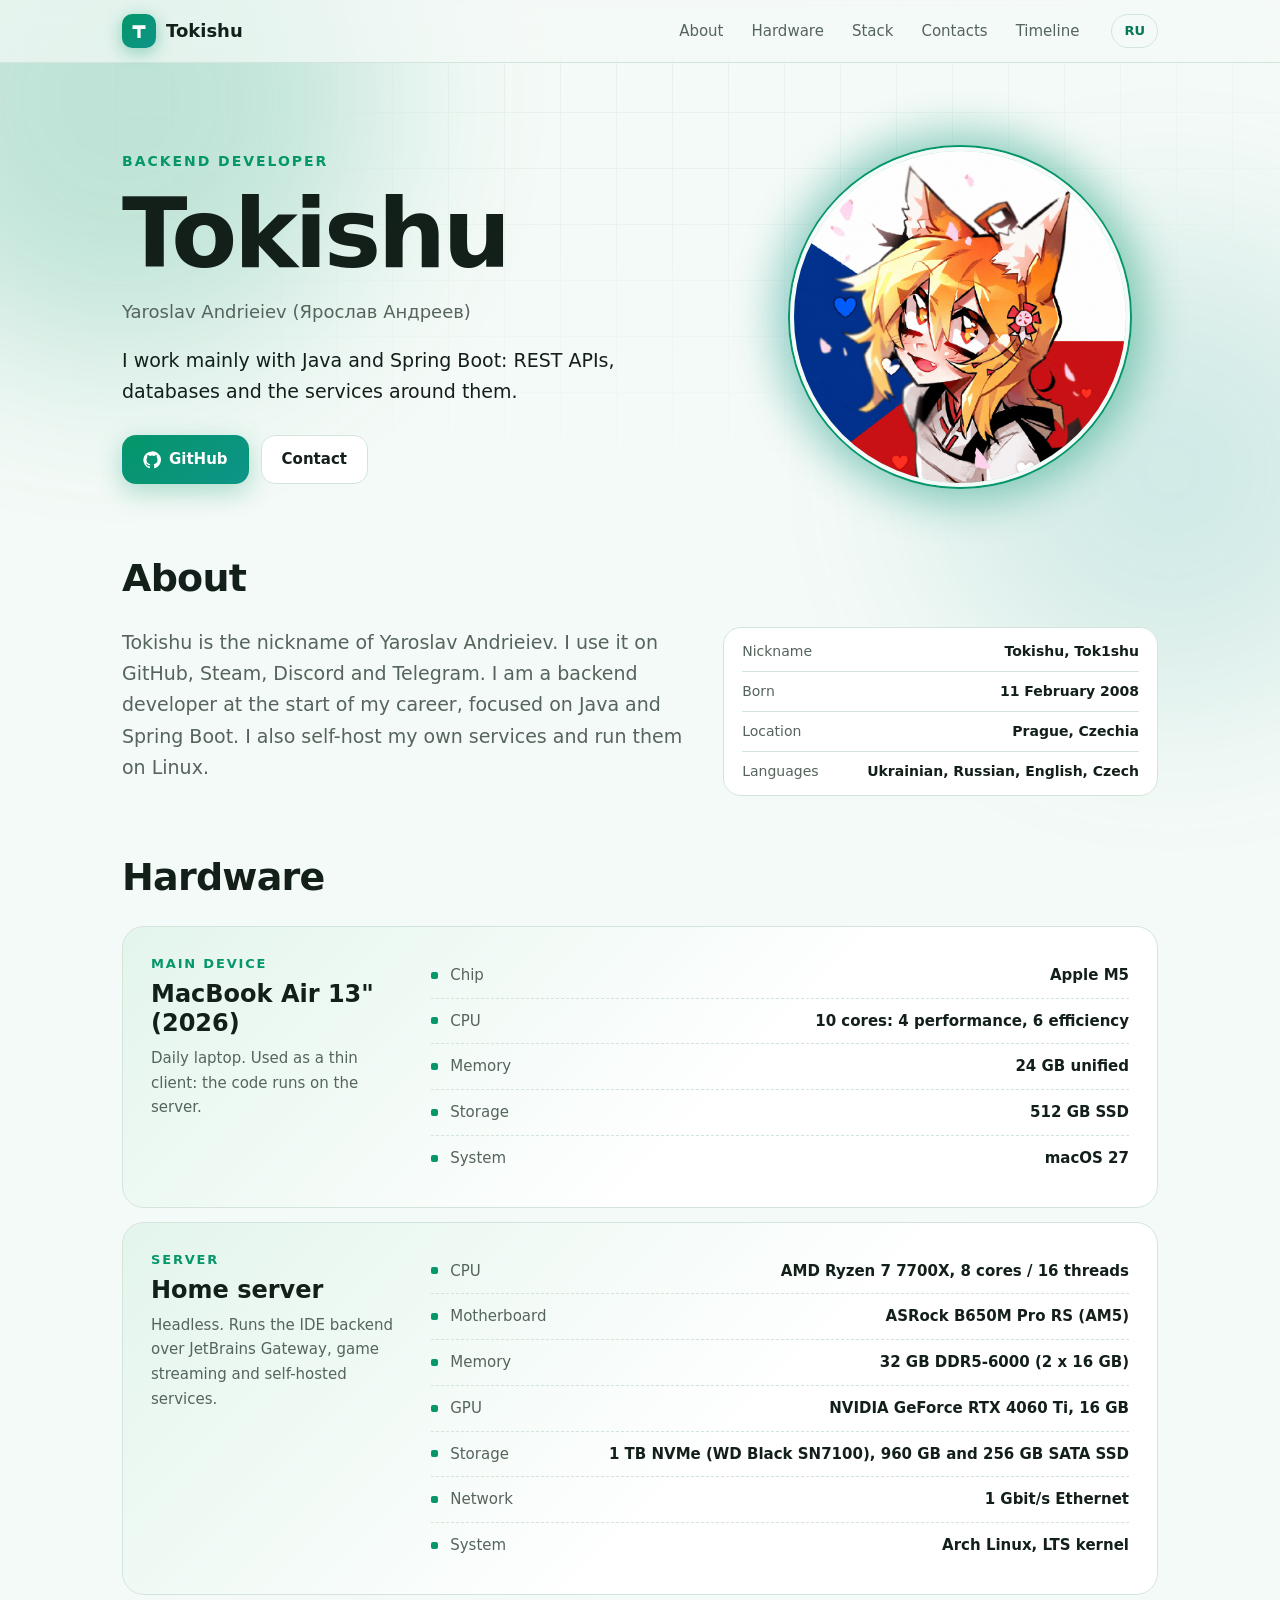
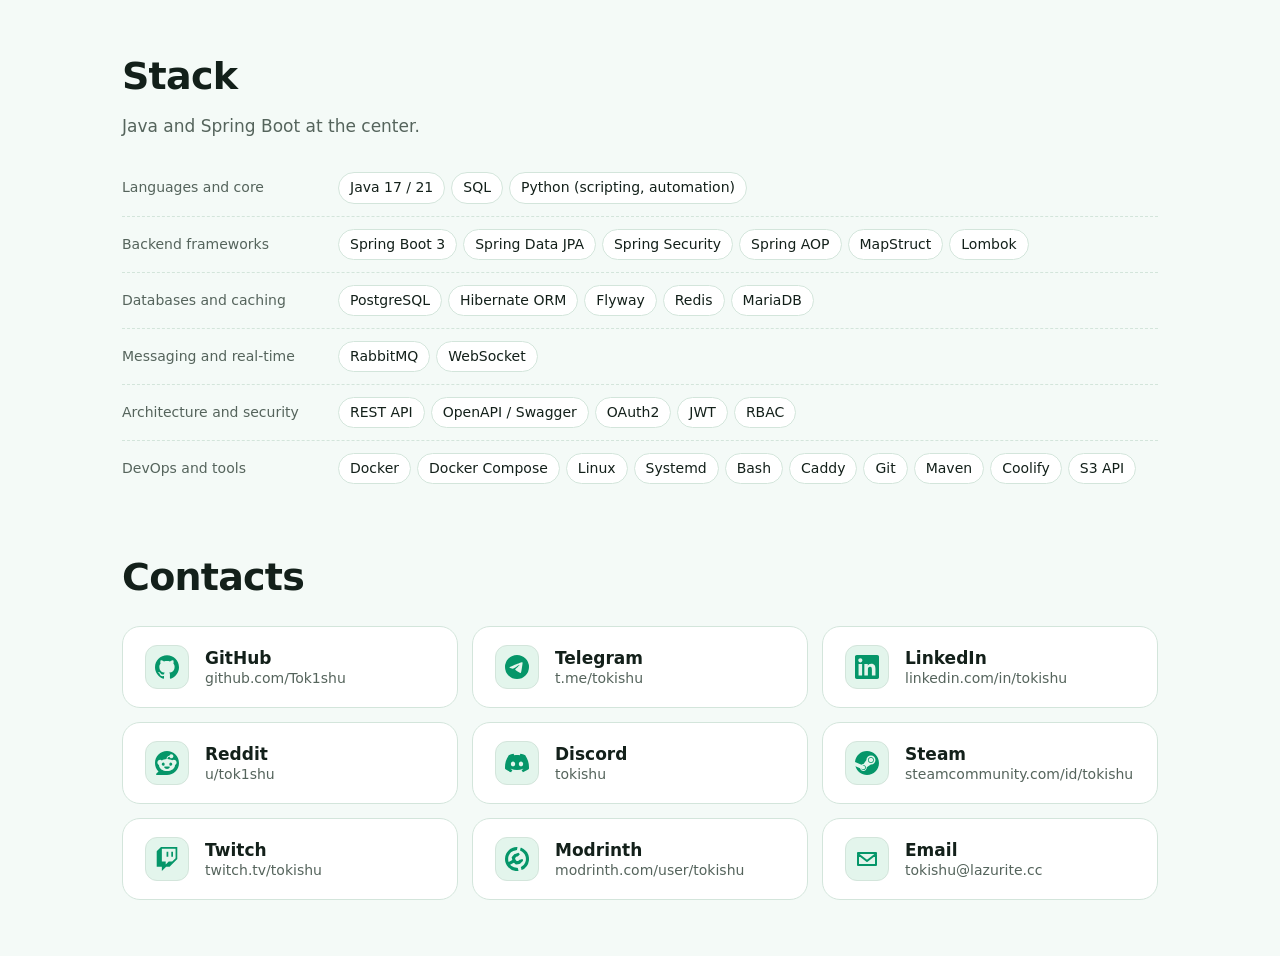
<file: index.html>
<!doctype html>
<html lang="en"><head><meta charset="utf-8"><meta name="viewport" content="width=device-width,initial-scale=1">
<title>Tokishu: backend developer, Java and Spring Boot</title>
<meta name="description" content="Tokishu (Yaroslav Andrieiev, Tok1shu, Токишу) is a backend developer working with Java and Spring Boot. Profiles, hardware and contacts.">
<link rel="canonical" href="https://tokishu.lazurite.cc/">
<link rel="alternate" hreflang="en" href="https://tokishu.lazurite.cc/"><link rel="alternate" hreflang="ru" href="https://tokishu.lazurite.cc/ru/"><link rel="alternate" hreflang="x-default" href="https://tokishu.lazurite.cc/">
<meta property="og:type" content="profile"><meta property="og:title" content="Tokishu: backend developer, Java and Spring Boot"><meta property="og:description" content="Tokishu (Yaroslav Andrieiev, Tok1shu, Токишу) is a backend developer working with Java and Spring Boot. Profiles, hardware and contacts."><meta property="og:url" content="https://tokishu.lazurite.cc/">
<meta property="profile:first_name" content="Yaroslav"><meta property="profile:last_name" content="Andrieiev"><meta property="profile:username" content="tokishu">
<meta name="google-site-verification" content="98IcG4qwy2zZgY4Y7MFRk3PTTY0_IDnZYRfcDazXHqk">
<meta name="robots" content="index,follow,max-image-preview:large,max-snippet:-1,max-video-preview:-1">
<meta name="author" content="Yaroslav Andrieiev">
<meta name="referrer" content="strict-origin-when-cross-origin">
<meta name="color-scheme" content="dark light">
<meta name="theme-color" content="#141414" media="(prefers-color-scheme: dark)"><meta name="theme-color" content="#f4faf7" media="(prefers-color-scheme: light)">
<meta name="format-detection" content="telephone=no">
<link rel="icon" href="/favicon.svg" type="image/svg+xml"><link rel="icon" href="/icon-192.png" type="image/png" sizes="192x192"><link rel="apple-touch-icon" href="/apple-touch-icon.png"><link rel="manifest" href="/site.webmanifest">
<link rel="alternate" type="text/plain" href="/llms.txt" title="llms.txt"><link rel="sitemap" type="application/xml" href="/sitemap.xml">
<meta property="og:site_name" content="Tokishu"><meta property="og:locale" content="en_US"><meta property="og:locale:alternate" content="ru_RU">
<meta property="og:image" content="https://tokishu.lazurite.cc/og-en.png"><meta property="og:image:type" content="image/png"><meta property="og:image:width" content="1200"><meta property="og:image:height" content="630"><meta property="og:image:alt" content="Tokishu, Yaroslav Andrieiev, backend developer: Java and Spring Boot">
<meta name="twitter:card" content="summary_large_image"><meta name="twitter:title" content="Tokishu: backend developer, Java and Spring Boot"><meta name="twitter:description" content="Tokishu (Yaroslav Andrieiev, Tok1shu, Токишу) is a backend developer working with Java and Spring Boot. Profiles, hardware and contacts."><meta name="twitter:image" content="https://tokishu.lazurite.cc/og-en.png"><meta name="twitter:image:alt" content="Tokishu, Yaroslav Andrieiev, backend developer: Java and Spring Boot">
<link rel="stylesheet" href="/style.css">
<script type="application/ld+json">{"@context": "https://schema.org", "@graph": [{"@type": "Person", "@id": "https://tokishu.lazurite.cc/#person", "name": "Tokishu", "alternateName": ["Tok1shu", "Токишу", "Yaroslav Andrieiev", "Ярослав Андреев"], "givenName": "Yaroslav", "familyName": "Andrieiev", "birthDate": "2008-02-11", "homeLocation": {"@type": "City", "name": "Prague"}, "url": "https://tokishu.lazurite.cc/", "image": "https://tokishu.lazurite.cc/avatar.jpg", "jobTitle": "Backend developer", "description": "Tokishu (Yaroslav Andrieiev, Tok1shu, Токишу) is a backend developer working with Java and Spring Boot. Profiles, hardware and contacts.", "email": "tokishu@lazurite.cc", "knowsAbout": ["Java", "Spring Boot", "REST API", "Backend development", "Linux", "Docker"], "sameAs": ["https://github.com/Tok1shu", "https://www.twitch.tv/tokishu", "https://modrinth.com/user/tokishu", "https://steamcommunity.com/id/tokishu/", "https://discord.com/users/761175017588916224", "https://t.me/tokishu", "https://www.linkedin.com/in/tokishu/", "https://www.reddit.com/user/tok1shu/"]}, {"@type": "WebSite", "@id": "https://tokishu.lazurite.cc/#site", "url": "https://tokishu.lazurite.cc/", "name": "Tokishu", "inLanguage": "en"}]}</script>
</head><body>
<div class="bg" aria-hidden="true"><i class="o1"></i><i class="o2"></i><i class="grid"></i></div>
<header class="top"><div class="wrap bar2"><a class="brand" href="/"><span class="tile" aria-hidden="true"><svg viewBox="0 0 64 64"><path d="M16 18h32v9H36v22h-8V27H16z" fill="currentColor"/></svg></span><span>Tokishu</span></a>
<nav><a href="#about">About</a><a href="#hardware">Hardware</a><a href="#stack">Stack</a><a href="#contacts">Contacts</a><a href="/timeline/">Timeline</a></nav><a class="lang" href="/ru/" hreflang="ru">RU</a></div></header>
<main>
<section class="hero wrap" id="top"><div class="hcopy">
<div class="role">Backend developer</div>
<h1>Tokishu</h1>
<p class="real">Yaroslav Andrieiev (Ярослав Андреев)</p>
<p class="lead">I work mainly with Java and Spring Boot: REST APIs, databases and the services around them.</p>
<div class="cta"><a class="btn primary" href="https://github.com/Tok1shu"><svg viewBox="0 0 24 24" aria-hidden="true"><path fill="currentColor" d="M12 .5a11.5 11.5 0 0 0-3.64 22.41c.58.1.79-.25.79-.56v-2c-3.2.7-3.87-1.37-3.87-1.37-.52-1.33-1.28-1.69-1.28-1.69-1.04-.71.08-.7.08-.7 1.15.08 1.76 1.18 1.76 1.18 1.03 1.76 2.7 1.25 3.35.96.1-.74.4-1.25.73-1.54-2.55-.29-5.24-1.28-5.24-5.69 0-1.26.45-2.28 1.18-3.09-.12-.29-.51-1.46.11-3.05 0 0 .97-.31 3.17 1.18a11 11 0 0 1 5.77 0c2.2-1.49 3.17-1.18 3.17-1.18.62 1.59.23 2.76.11 3.05.74.81 1.18 1.83 1.18 3.09 0 4.42-2.69 5.39-5.25 5.68.41.36.78 1.06.78 2.13v3.16c0 .31.21.67.8.56A11.5 11.5 0 0 0 12 .5z"/></svg>GitHub</a><a class="btn" href="#contacts">Contact</a></div></div>
<div class="ava"><img src="/avatar.jpg" alt="Tokishu" width="460" height="460"></div></section>
<section class="wrap" id="about"><h2>About</h2><div class="split"><p class="big">Tokishu is the nickname of Yaroslav Andrieiev. I use it on GitHub, Steam, Discord and Telegram. I am a backend developer at the start of my career, focused on Java and Spring Boot. I also self-host my own services and run them on Linux.</p><dl class="facts"><div><dt>Nickname</dt><dd>Tokishu, Tok1shu</dd></div><div><dt>Born</dt><dd>11 February 2008</dd></div><div><dt>Location</dt><dd>Prague, Czechia</dd></div><div><dt>Languages</dt><dd>Ukrainian, Russian, English, Czech</dd></div></dl></div></section>
<section class="wrap" id="hardware"><h2>Hardware</h2><div class="hwlist"><div class="hwrow"><div class="hwinfo"><div class="eyebrow">Main device</div><h3>MacBook Air 13&quot; (2026)</h3><p>Daily laptop. Used as a thin client: the code runs on the server.</p></div><dl class="hwstats" style="--n:5"><div><dt>Chip</dt><dd>Apple M5</dd></div><div><dt>CPU</dt><dd>10 cores: 4 performance, 6 efficiency</dd></div><div><dt>Memory</dt><dd>24 GB unified</dd></div><div><dt>Storage</dt><dd>512 GB SSD</dd></div><div><dt>System</dt><dd>macOS 27</dd></div></dl></div><div class="hwrow"><div class="hwinfo"><div class="eyebrow">Server</div><h3>Home server</h3><p>Headless. Runs the IDE backend over JetBrains Gateway, game streaming and self-hosted services.</p></div><dl class="hwstats" style="--n:7"><div><dt>CPU</dt><dd>AMD Ryzen 7 7700X, 8 cores / 16 threads</dd></div><div><dt>Motherboard</dt><dd>ASRock B650M Pro RS (AM5)</dd></div><div><dt>Memory</dt><dd>32 GB DDR5-6000 (2 x 16 GB)</dd></div><div><dt>GPU</dt><dd>NVIDIA GeForce RTX 4060 Ti, 16 GB</dd></div><div><dt>Storage</dt><dd>1 TB NVMe (WD Black SN7100), 960 GB and 256 GB SATA SSD</dd></div><div><dt>Network</dt><dd>1 Gbit/s Ethernet</dd></div><div><dt>System</dt><dd>Arch Linux, LTS kernel</dd></div></dl></div></div></section>
<section class="wrap" id="stack"><h2>Stack</h2><p class="sub">Java and Spring Boot at the center.</p><div class="sgrid"><div class="sg"><h3>Languages and core</h3><div class="chips"><span>Java 17 / 21</span><span>SQL</span><span>Python (scripting, automation)</span></div></div><div class="sg"><h3>Backend frameworks</h3><div class="chips"><span>Spring Boot 3</span><span>Spring Data JPA</span><span>Spring Security</span><span>Spring AOP</span><span>MapStruct</span><span>Lombok</span></div></div><div class="sg"><h3>Databases and caching</h3><div class="chips"><span>PostgreSQL</span><span>Hibernate ORM</span><span>Flyway</span><span>Redis</span><span>MariaDB</span></div></div><div class="sg"><h3>Messaging and real-time</h3><div class="chips"><span>RabbitMQ</span><span>WebSocket</span></div></div><div class="sg"><h3>Architecture and security</h3><div class="chips"><span>REST API</span><span>OpenAPI / Swagger</span><span>OAuth2</span><span>JWT</span><span>RBAC</span></div></div><div class="sg"><h3>DevOps and tools</h3><div class="chips"><span>Docker</span><span>Docker Compose</span><span>Linux</span><span>Systemd</span><span>Bash</span><span>Caddy</span><span>Git</span><span>Maven</span><span>Coolify</span><span>S3 API</span></div></div></div></section>
<section class="wrap" id="contacts"><h2>Contacts</h2><div class="links">
<a class="link" rel="me" href="https://github.com/Tok1shu"><span class="ic"><svg viewBox="0 0 24 24" aria-hidden="true" fill="currentColor"><path d="M12 .297c-6.63 0-12 5.373-12 12 0 5.303 3.438 9.8 8.205 11.385.6.113.82-.258.82-.577 0-.285-.01-1.04-.015-2.04-3.338.724-4.042-1.61-4.042-1.61C4.422 18.07 3.633 17.7 3.633 17.7c-1.087-.744.084-.729.084-.729 1.205.084 1.838 1.236 1.838 1.236 1.07 1.835 2.809 1.305 3.495.998.108-.776.417-1.305.76-1.605-2.665-.3-5.466-1.332-5.466-5.93 0-1.31.465-2.38 1.235-3.22-.135-.303-.54-1.523.105-3.176 0 0 1.005-.322 3.3 1.23.96-.267 1.98-.399 3-.405 1.02.006 2.04.138 3 .405 2.28-1.552 3.285-1.23 3.285-1.23.645 1.653.24 2.873.12 3.176.765.84 1.23 1.91 1.23 3.22 0 4.61-2.805 5.625-5.475 5.92.42.36.81 1.096.81 2.22 0 1.606-.015 2.896-.015 3.286 0 .315.21.69.825.57C20.565 22.092 24 17.592 24 12.297c0-6.627-5.373-12-12-12"/></svg></span><span><b>GitHub</b>github.com/Tok1shu</span></a><a class="link" rel="me" href="https://t.me/tokishu"><span class="ic"><svg viewBox="0 0 24 24" aria-hidden="true" fill="currentColor"><path d="M11.944 0A12 12 0 0 0 0 12a12 12 0 0 0 12 12 12 12 0 0 0 12-12A12 12 0 0 0 12 0a12 12 0 0 0-.056 0zm4.962 7.224c.1-.002.321.023.465.14a.506.506 0 0 1 .171.325c.016.093.036.306.02.472-.18 1.898-.962 6.502-1.36 8.627-.168.9-.499 1.201-.82 1.23-.696.065-1.225-.46-1.9-.902-1.056-.693-1.653-1.124-2.678-1.8-1.185-.78-.417-1.21.258-1.91.177-.184 3.247-2.977 3.307-3.23.007-.032.014-.15-.056-.212s-.174-.041-.249-.024c-.106.024-1.793 1.14-5.061 3.345-.48.33-.913.49-1.302.48-.428-.008-1.252-.241-1.865-.44-.752-.245-1.349-.374-1.297-.789.027-.216.325-.437.893-.663 3.498-1.524 5.83-2.529 6.998-3.014 3.332-1.386 4.025-1.627 4.476-1.635z"/></svg></span><span><b>Telegram</b>t.me/tokishu</span></a><a class="link" rel="me" href="https://www.linkedin.com/in/tokishu/"><span class="ic"><svg viewBox="0 0 24 24" aria-hidden="true" fill="currentColor"><path d="M20.447 20.452h-3.554v-5.569c0-1.328-.027-3.037-1.852-3.037-1.853 0-2.136 1.445-2.136 2.939v5.667H9.351V9h3.414v1.561h.046c.477-.9 1.637-1.85 3.37-1.85 3.601 0 4.267 2.37 4.267 5.455v6.286zM5.337 7.433c-1.144 0-2.063-.926-2.063-2.065 0-1.138.92-2.063 2.063-2.063 1.14 0 2.064.925 2.064 2.063 0 1.139-.925 2.065-2.064 2.065zm1.782 13.019H3.555V9h3.564v11.452zM22.225 0H1.771C.792 0 0 .774 0 1.729v20.542C0 23.227.792 24 1.771 24h20.451C23.2 24 24 23.227 24 22.271V1.729C24 .774 23.2 0 22.222 0h.003z"/></svg></span><span><b>LinkedIn</b>linkedin.com/in/tokishu</span></a><a class="link" rel="me" href="https://www.reddit.com/user/tok1shu/"><span class="ic"><svg viewBox="0 0 24 24" aria-hidden="true" fill="currentColor"><path d="M12 0C5.373 0 0 5.373 0 12c0 3.314 1.343 6.314 3.515 8.485l-2.286 2.286C.775 23.225 1.097 24 1.738 24H12c6.627 0 12-5.373 12-12S18.627 0 12 0Zm4.388 3.199c1.104 0 1.999.895 1.999 1.999 0 1.105-.895 2-1.999 2-.946 0-1.739-.657-1.947-1.539v.002c-1.147.162-2.032 1.15-2.032 2.341v.007c1.776.067 3.4.567 4.686 1.363.473-.363 1.064-.58 1.707-.58 1.547 0 2.802 1.254 2.802 2.802 0 1.117-.655 2.081-1.601 2.531-.088 3.256-3.637 5.876-7.997 5.876-4.361 0-7.905-2.617-7.998-5.87-.954-.447-1.614-1.415-1.614-2.538 0-1.548 1.255-2.802 2.803-2.802.645 0 1.239.218 1.712.585 1.275-.79 2.881-1.291 4.64-1.365v-.01c0-1.663 1.263-3.034 2.88-3.207.188-.911.993-1.595 1.959-1.595Zm-8.085 8.376c-.784 0-1.459.78-1.506 1.797-.047 1.016.64 1.429 1.426 1.429.786 0 1.371-.369 1.418-1.385.047-1.017-.553-1.841-1.338-1.841Zm7.406 0c-.786 0-1.385.824-1.338 1.841.047 1.017.634 1.385 1.418 1.385.785 0 1.473-.413 1.426-1.429-.046-1.017-.721-1.797-1.506-1.797Zm-3.703 4.013c-.974 0-1.907.048-2.77.135-.147.015-.241.168-.183.305.483 1.154 1.622 1.964 2.953 1.964 1.33 0 2.47-.81 2.953-1.964.057-.137-.037-.29-.184-.305-.863-.087-1.795-.135-2.769-.135Z"/></svg></span><span><b>Reddit</b>u/tok1shu</span></a><a class="link" rel="me" href="https://discord.com/users/761175017588916224"><span class="ic"><svg viewBox="0 0 24 24" aria-hidden="true" fill="currentColor"><path d="M20.317 4.3698a19.7913 19.7913 0 00-4.8851-1.5152.0741.0741 0 00-.0785.0371c-.211.3753-.4447.8648-.6083 1.2495-1.8447-.2762-3.68-.2762-5.4868 0-.1636-.3933-.4058-.8742-.6177-1.2495a.077.077 0 00-.0785-.037 19.7363 19.7363 0 00-4.8852 1.515.0699.0699 0 00-.0321.0277C.5334 9.0458-.319 13.5799.0992 18.0578a.0824.0824 0 00.0312.0561c2.0528 1.5076 4.0413 2.4228 5.9929 3.0294a.0777.0777 0 00.0842-.0276c.4616-.6304.8731-1.2952 1.226-1.9942a.076.076 0 00-.0416-.1057c-.6528-.2476-1.2743-.5495-1.8722-.8923a.077.077 0 01-.0076-.1277c.1258-.0943.2517-.1923.3718-.2914a.0743.0743 0 01.0776-.0105c3.9278 1.7933 8.18 1.7933 12.0614 0a.0739.0739 0 01.0785.0095c.1202.099.246.1981.3728.2924a.077.077 0 01-.0066.1276 12.2986 12.2986 0 01-1.873.8914.0766.0766 0 00-.0407.1067c.3604.698.7719 1.3628 1.225 1.9932a.076.076 0 00.0842.0286c1.961-.6067 3.9495-1.5219 6.0023-3.0294a.077.077 0 00.0313-.0552c.5004-5.177-.8382-9.6739-3.5485-13.6604a.061.061 0 00-.0312-.0286zM8.02 15.3312c-1.1825 0-2.1569-1.0857-2.1569-2.419 0-1.3332.9555-2.4189 2.157-2.4189 1.2108 0 2.1757 1.0952 2.1568 2.419 0 1.3332-.9555 2.4189-2.1569 2.4189zm7.9748 0c-1.1825 0-2.1569-1.0857-2.1569-2.419 0-1.3332.9554-2.4189 2.1569-2.4189 1.2108 0 2.1757 1.0952 2.1568 2.419 0 1.3332-.946 2.4189-2.1568 2.4189Z"/></svg></span><span><b>Discord</b>tokishu</span></a><a class="link" rel="me" href="https://steamcommunity.com/id/tokishu/"><span class="ic"><svg viewBox="0 0 24 24" aria-hidden="true" fill="currentColor"><path d="M11.979 0C5.678 0 .511 4.86.022 11.037l6.432 2.658c.545-.371 1.203-.59 1.912-.59.063 0 .125.004.188.006l2.861-4.142V8.91c0-2.495 2.028-4.524 4.524-4.524 2.494 0 4.524 2.031 4.524 4.527s-2.03 4.525-4.524 4.525h-.105l-4.076 2.911c0 .052.004.105.004.159 0 1.875-1.515 3.396-3.39 3.396-1.635 0-3.016-1.173-3.331-2.727L.436 15.27C1.862 20.307 6.486 24 11.979 24c6.627 0 11.999-5.373 11.999-12S18.605 0 11.979 0zM7.54 18.21l-1.473-.61c.262.543.714.999 1.314 1.25 1.297.539 2.793-.076 3.332-1.375.263-.63.264-1.319.005-1.949s-.75-1.121-1.377-1.383c-.624-.26-1.29-.249-1.878-.03l1.523.63c.956.4 1.409 1.5 1.009 2.455-.397.957-1.497 1.41-2.454 1.012H7.54zm11.415-9.303c0-1.662-1.353-3.015-3.015-3.015-1.665 0-3.015 1.353-3.015 3.015 0 1.665 1.35 3.015 3.015 3.015 1.663 0 3.015-1.35 3.015-3.015zm-5.273-.005c0-1.252 1.013-2.266 2.265-2.266 1.249 0 2.266 1.014 2.266 2.266 0 1.251-1.017 2.265-2.266 2.265-1.253 0-2.265-1.014-2.265-2.265z"/></svg></span><span><b>Steam</b>steamcommunity.com/id/tokishu</span></a><a class="link" rel="me" href="https://www.twitch.tv/tokishu"><span class="ic"><svg viewBox="0 0 24 24" aria-hidden="true" fill="currentColor"><path d="M11.571 4.714h1.715v5.143H11.57zm4.715 0H18v5.143h-1.714zM6 0L1.714 4.286v15.428h5.143V24l4.286-4.286h3.428L22.286 12V0zm14.571 11.143l-3.428 3.428h-3.429l-3 3v-3H6.857V1.714h13.714Z"/></svg></span><span><b>Twitch</b>twitch.tv/tokishu</span></a><a class="link" rel="me" href="https://modrinth.com/user/tokishu"><span class="ic"><svg viewBox="0 0 24 24" aria-hidden="true" fill="currentColor"><path d="M12.252.004a11.78 11.768 0 0 0-8.92 3.73 11 10.999 0 0 0-2.17 3.11 11.37 11.359 0 0 0-1.16 5.169c0 1.42.17 2.5.6 3.77.24.759.77 1.899 1.17 2.529a12.3 12.298 0 0 0 8.85 5.639c.44.05 2.54.07 2.76.02.2-.04.22.1-.26-1.7l-.36-1.37-1.01-.06a8.5 8.489 0 0 1-5.18-1.8 5.34 5.34 0 0 1-1.3-1.26c0-.05.34-.28.74-.5a37.572 37.545 0 0 1 2.88-1.629c.03 0 .5.45 1.06.98l1 .97 2.07-.43 2.06-.43 1.47-1.47c.8-.8 1.48-1.5 1.48-1.52 0-.09-.42-1.63-.46-1.7-.04-.06-.2-.03-1.02.18-.53.13-1.2.3-1.45.4l-.48.15-.53.53-.53.53-.93.1-.93.07-.52-.5a2.7 2.7 0 0 1-.96-1.7l-.13-.6.43-.57c.68-.9.68-.9 1.46-1.1.4-.1.65-.2.83-.33.13-.099.65-.579 1.14-1.069l.9-.9-.7-.7-.7-.7-1.95.54c-1.07.3-1.96.53-1.97.53-.03 0-2.23 2.48-2.63 2.97l-.29.35.28 1.03c.16.56.3 1.16.31 1.34l.03.3-.34.23c-.37.23-2.22 1.3-2.84 1.63-.36.2-.37.2-.44.1-.08-.1-.23-.6-.32-1.03-.18-.86-.17-2.75.02-3.73a8.84 8.839 0 0 1 7.9-6.93c.43-.03.77-.08.78-.1.06-.17.5-2.999.47-3.039-.01-.02-.1-.02-.2-.03Zm3.68.67c-.2 0-.3.1-.37.38-.06.23-.46 2.42-.46 2.52 0 .04.1.11.22.16a8.51 8.499 0 0 1 2.99 2 8.38 8.379 0 0 1 2.16 3.449 6.9 6.9 0 0 1 .4 2.8c0 1.07 0 1.27-.1 1.73a9.37 9.369 0 0 1-1.76 3.769c-.32.4-.98 1.06-1.37 1.38-.38.32-1.54 1.1-1.7 1.14-.1.03-.1.06-.07.26.03.18.64 2.56.7 2.78l.06.06a12.07 12.058 0 0 0 7.27-9.4c.13-.77.13-2.58 0-3.4a11.96 11.948 0 0 0-5.73-8.578c-.7-.42-2.05-1.06-2.25-1.06Z"/></svg></span><span><b>Modrinth</b>modrinth.com/user/tokishu</span></a>
<a class="link" href="mailto:tokishu@lazurite.cc"><span class="ic"><svg viewBox="0 0 24 24" aria-hidden="true"><path fill="none" stroke="currentColor" stroke-width="2" stroke-linecap="round" stroke-linejoin="round" d="M3 6h18v12H3zM3 7l9 7 9-7"/></svg></span><span><b>Email</b>tokishu@lazurite.cc</span></a>
</div></section>
</main>
<script src="/app.js" defer></script>
</body></html>
</file>
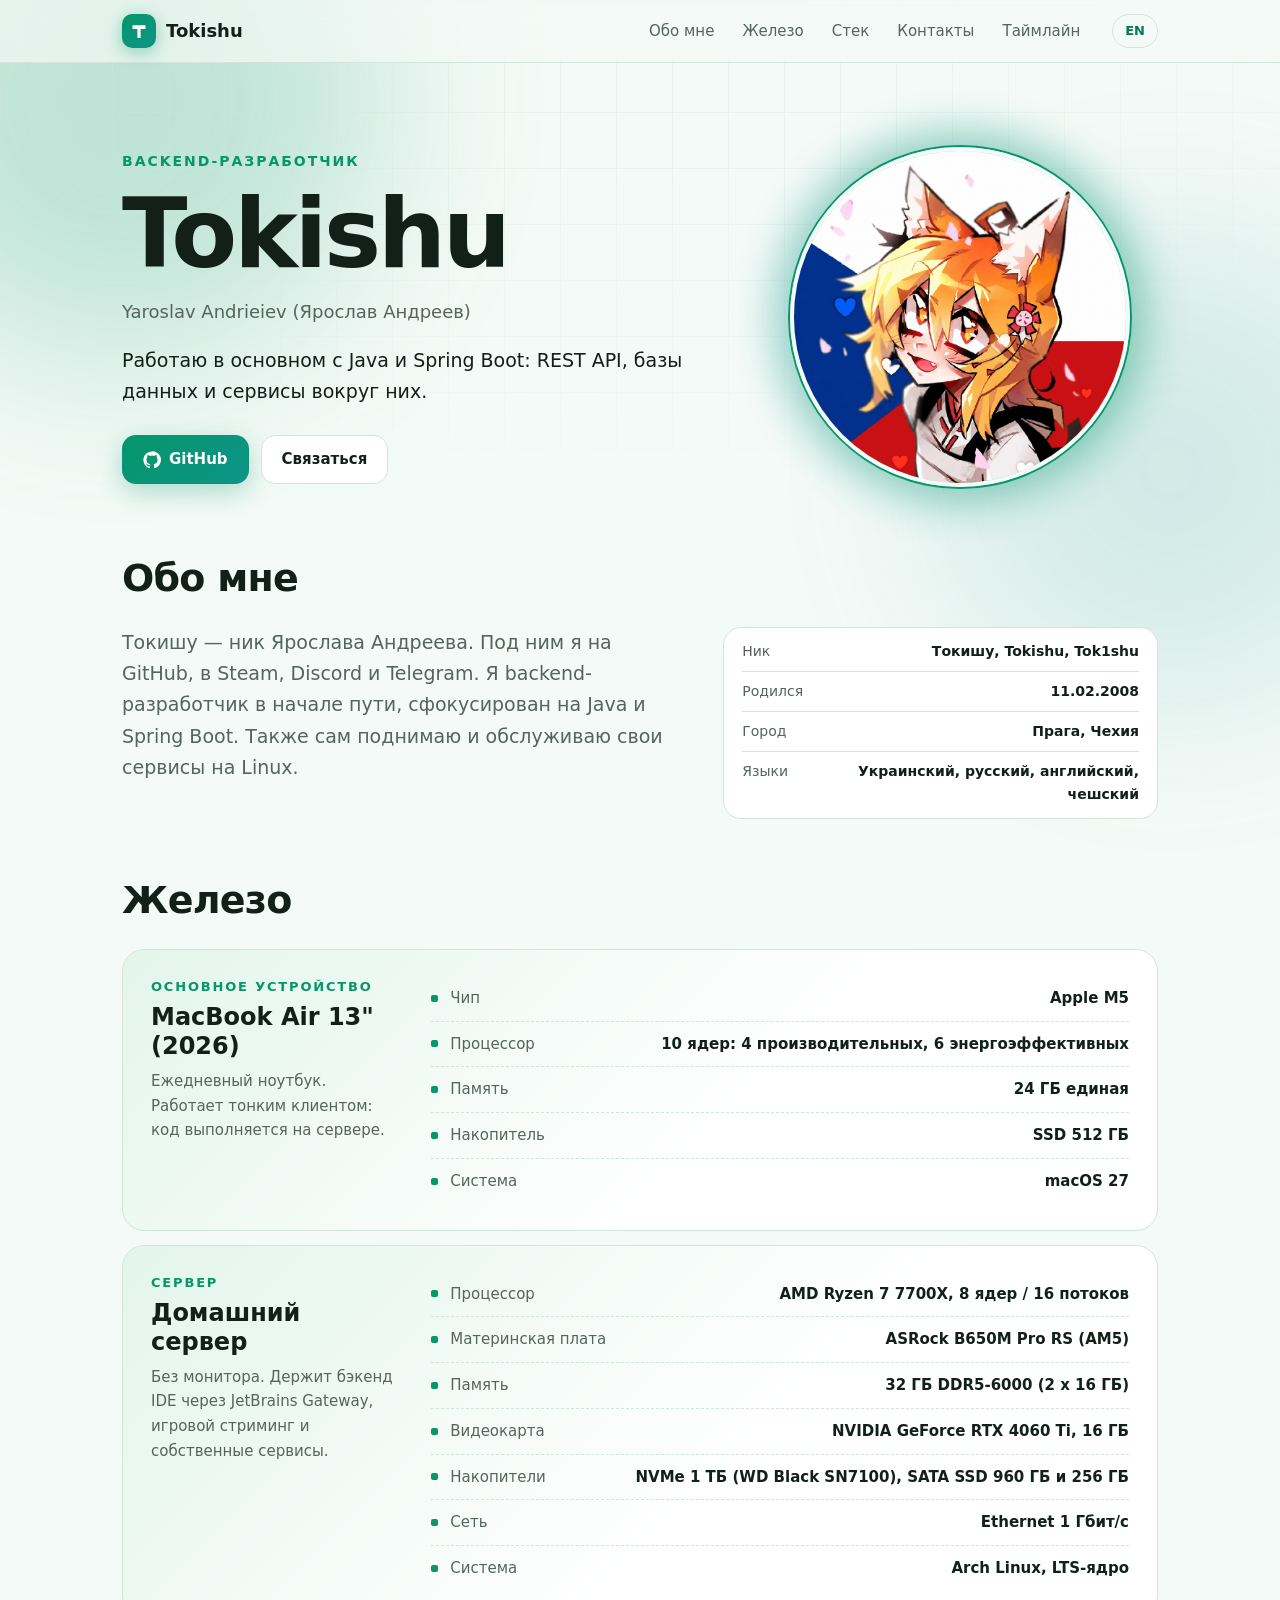
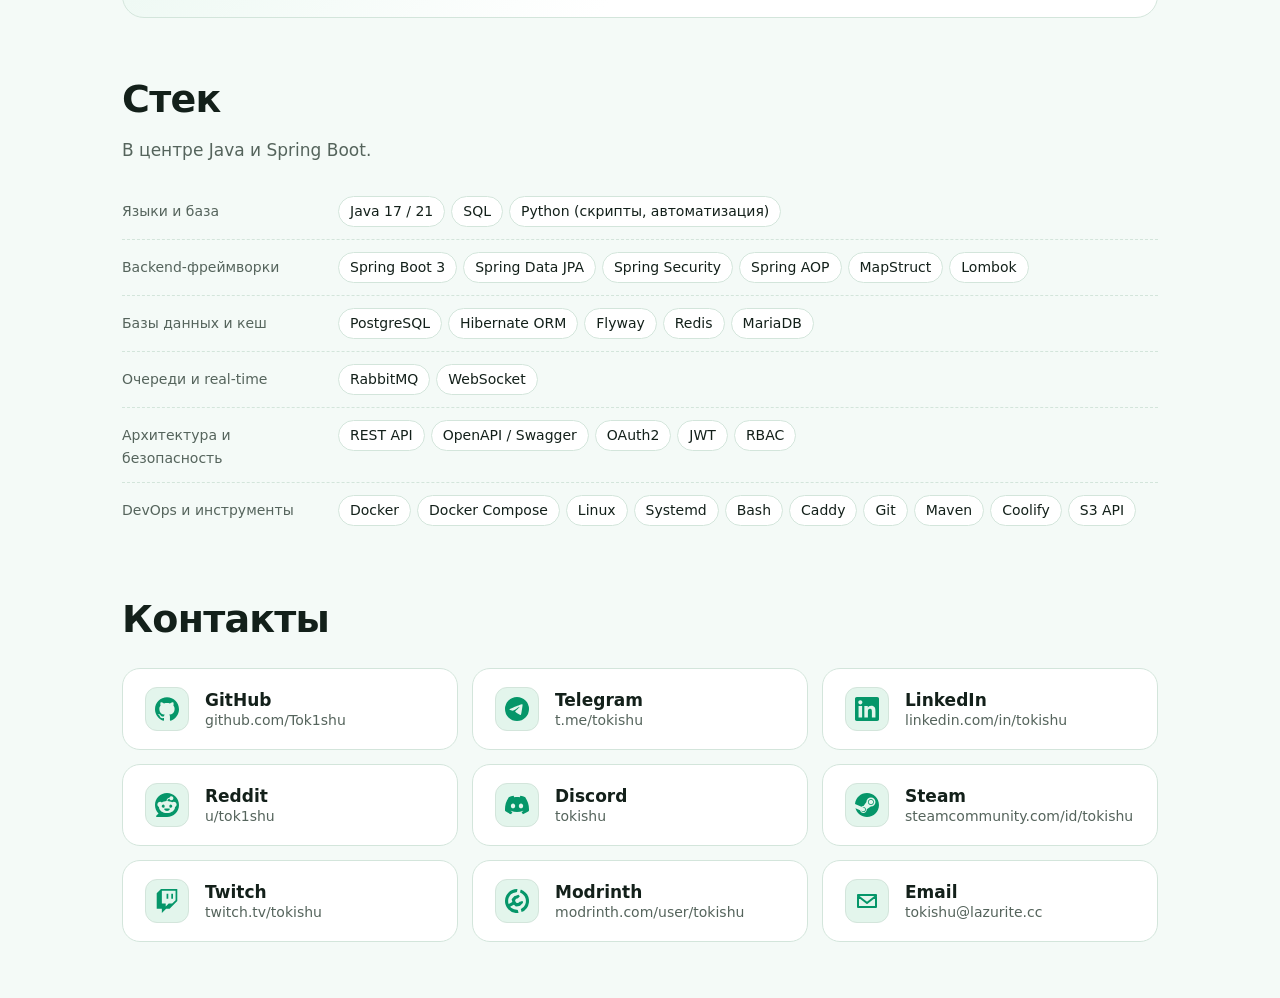
<file: ru/index.html>
<!doctype html>
<html lang="ru"><head><meta charset="utf-8"><meta name="viewport" content="width=device-width,initial-scale=1">
<title>Токишу (Tokishu): backend-разработчик, Java и Spring Boot</title>
<meta name="description" content="Токишу (Ярослав Андреев, Tokishu, Tok1shu) — backend-разработчик, работает с Java и Spring Boot. Профили, железо и контакты.">
<link rel="canonical" href="https://tokishu.lazurite.cc/ru/">
<link rel="alternate" hreflang="en" href="https://tokishu.lazurite.cc/"><link rel="alternate" hreflang="ru" href="https://tokishu.lazurite.cc/ru/"><link rel="alternate" hreflang="x-default" href="https://tokishu.lazurite.cc/">
<meta property="og:type" content="profile"><meta property="og:title" content="Токишу (Tokishu): backend-разработчик, Java и Spring Boot"><meta property="og:description" content="Токишу (Ярослав Андреев, Tokishu, Tok1shu) — backend-разработчик, работает с Java и Spring Boot. Профили, железо и контакты."><meta property="og:url" content="https://tokishu.lazurite.cc/ru/">
<meta property="profile:first_name" content="Yaroslav"><meta property="profile:last_name" content="Andrieiev"><meta property="profile:username" content="tokishu">
<meta name="google-site-verification" content="98IcG4qwy2zZgY4Y7MFRk3PTTY0_IDnZYRfcDazXHqk">
<meta name="robots" content="index,follow,max-image-preview:large,max-snippet:-1,max-video-preview:-1">
<meta name="author" content="Yaroslav Andrieiev">
<meta name="referrer" content="strict-origin-when-cross-origin">
<meta name="color-scheme" content="dark light">
<meta name="theme-color" content="#141414" media="(prefers-color-scheme: dark)"><meta name="theme-color" content="#f4faf7" media="(prefers-color-scheme: light)">
<meta name="format-detection" content="telephone=no">
<link rel="icon" href="/favicon.svg" type="image/svg+xml"><link rel="icon" href="/icon-192.png" type="image/png" sizes="192x192"><link rel="apple-touch-icon" href="/apple-touch-icon.png"><link rel="manifest" href="/site.webmanifest">
<link rel="alternate" type="text/plain" href="/llms.txt" title="llms.txt"><link rel="sitemap" type="application/xml" href="/sitemap.xml">
<meta property="og:site_name" content="Tokishu"><meta property="og:locale" content="ru_RU"><meta property="og:locale:alternate" content="en_US">
<meta property="og:image" content="https://tokishu.lazurite.cc/og-ru.png"><meta property="og:image:type" content="image/png"><meta property="og:image:width" content="1200"><meta property="og:image:height" content="630"><meta property="og:image:alt" content="Токишу, Ярослав Андреев, backend-разработчик: Java и Spring Boot">
<meta name="twitter:card" content="summary_large_image"><meta name="twitter:title" content="Токишу (Tokishu): backend-разработчик, Java и Spring Boot"><meta name="twitter:description" content="Токишу (Ярослав Андреев, Tokishu, Tok1shu) — backend-разработчик, работает с Java и Spring Boot. Профили, железо и контакты."><meta name="twitter:image" content="https://tokishu.lazurite.cc/og-ru.png"><meta name="twitter:image:alt" content="Токишу, Ярослав Андреев, backend-разработчик: Java и Spring Boot">
<link rel="stylesheet" href="/style.css">
<script type="application/ld+json">{"@context": "https://schema.org", "@graph": [{"@type": "Person", "@id": "https://tokishu.lazurite.cc/#person", "name": "Tokishu", "alternateName": ["Tok1shu", "Токишу", "Yaroslav Andrieiev", "Ярослав Андреев"], "givenName": "Yaroslav", "familyName": "Andrieiev", "birthDate": "2008-02-11", "homeLocation": {"@type": "City", "name": "Prague"}, "url": "https://tokishu.lazurite.cc/", "image": "https://tokishu.lazurite.cc/avatar.jpg", "jobTitle": "Backend developer", "description": "Токишу (Ярослав Андреев, Tokishu, Tok1shu) — backend-разработчик, работает с Java и Spring Boot. Профили, железо и контакты.", "email": "tokishu@lazurite.cc", "knowsAbout": ["Java", "Spring Boot", "REST API", "Backend development", "Linux", "Docker"], "sameAs": ["https://github.com/Tok1shu", "https://www.twitch.tv/tokishu", "https://modrinth.com/user/tokishu", "https://steamcommunity.com/id/tokishu/", "https://discord.com/users/761175017588916224", "https://t.me/tokishu", "https://www.linkedin.com/in/tokishu/", "https://www.reddit.com/user/tok1shu/"]}, {"@type": "WebSite", "@id": "https://tokishu.lazurite.cc/#site", "url": "https://tokishu.lazurite.cc/", "name": "Tokishu", "inLanguage": "ru"}]}</script>
</head><body>
<div class="bg" aria-hidden="true"><i class="o1"></i><i class="o2"></i><i class="grid"></i></div>
<header class="top"><div class="wrap bar2"><a class="brand" href="/ru/"><span class="tile" aria-hidden="true"><svg viewBox="0 0 64 64"><path d="M16 18h32v9H36v22h-8V27H16z" fill="currentColor"/></svg></span><span>Tokishu</span></a>
<nav><a href="#about">Обо мне</a><a href="#hardware">Железо</a><a href="#stack">Стек</a><a href="#contacts">Контакты</a><a href="/ru/timeline/">Таймлайн</a></nav><a class="lang" href="/" hreflang="en">EN</a></div></header>
<main>
<section class="hero wrap" id="top"><div class="hcopy">
<div class="role">Backend-разработчик</div>
<h1>Tokishu</h1>
<p class="real">Yaroslav Andrieiev (Ярослав Андреев)</p>
<p class="lead">Работаю в основном с Java и Spring Boot: REST API, базы данных и сервисы вокруг них.</p>
<div class="cta"><a class="btn primary" href="https://github.com/Tok1shu"><svg viewBox="0 0 24 24" aria-hidden="true"><path fill="currentColor" d="M12 .5a11.5 11.5 0 0 0-3.64 22.41c.58.1.79-.25.79-.56v-2c-3.2.7-3.87-1.37-3.87-1.37-.52-1.33-1.28-1.69-1.28-1.69-1.04-.71.08-.7.08-.7 1.15.08 1.76 1.18 1.76 1.18 1.03 1.76 2.7 1.25 3.35.96.1-.74.4-1.25.73-1.54-2.55-.29-5.24-1.28-5.24-5.69 0-1.26.45-2.28 1.18-3.09-.12-.29-.51-1.46.11-3.05 0 0 .97-.31 3.17 1.18a11 11 0 0 1 5.77 0c2.2-1.49 3.17-1.18 3.17-1.18.62 1.59.23 2.76.11 3.05.74.81 1.18 1.83 1.18 3.09 0 4.42-2.69 5.39-5.25 5.68.41.36.78 1.06.78 2.13v3.16c0 .31.21.67.8.56A11.5 11.5 0 0 0 12 .5z"/></svg>GitHub</a><a class="btn" href="#contacts">Связаться</a></div></div>
<div class="ava"><img src="/avatar.jpg" alt="Tokishu" width="460" height="460"></div></section>
<section class="wrap" id="about"><h2>Обо мне</h2><div class="split"><p class="big">Токишу — ник Ярослава Андреева. Под ним я на GitHub, в Steam, Discord и Telegram. Я backend-разработчик в начале пути, сфокусирован на Java и Spring Boot. Также сам поднимаю и обслуживаю свои сервисы на Linux.</p><dl class="facts"><div><dt>Ник</dt><dd>Токишу, Tokishu, Tok1shu</dd></div><div><dt>Родился</dt><dd>11.02.2008</dd></div><div><dt>Город</dt><dd>Прага, Чехия</dd></div><div><dt>Языки</dt><dd>Украинский, русский, английский, чешский</dd></div></dl></div></section>
<section class="wrap" id="hardware"><h2>Железо</h2><div class="hwlist"><div class="hwrow"><div class="hwinfo"><div class="eyebrow">Основное устройство</div><h3>MacBook Air 13&quot; (2026)</h3><p>Ежедневный ноутбук. Работает тонким клиентом: код выполняется на сервере.</p></div><dl class="hwstats" style="--n:5"><div><dt>Чип</dt><dd>Apple M5</dd></div><div><dt>Процессор</dt><dd>10 ядер: 4 производительных, 6 энергоэффективных</dd></div><div><dt>Память</dt><dd>24 ГБ единая</dd></div><div><dt>Накопитель</dt><dd>SSD 512 ГБ</dd></div><div><dt>Система</dt><dd>macOS 27</dd></div></dl></div><div class="hwrow"><div class="hwinfo"><div class="eyebrow">Сервер</div><h3>Домашний сервер</h3><p>Без монитора. Держит бэкенд IDE через JetBrains Gateway, игровой стриминг и собственные сервисы.</p></div><dl class="hwstats" style="--n:7"><div><dt>Процессор</dt><dd>AMD Ryzen 7 7700X, 8 ядер / 16 потоков</dd></div><div><dt>Материнская плата</dt><dd>ASRock B650M Pro RS (AM5)</dd></div><div><dt>Память</dt><dd>32 ГБ DDR5-6000 (2 x 16 ГБ)</dd></div><div><dt>Видеокарта</dt><dd>NVIDIA GeForce RTX 4060 Ti, 16 ГБ</dd></div><div><dt>Накопители</dt><dd>NVMe 1 ТБ (WD Black SN7100), SATA SSD 960 ГБ и 256 ГБ</dd></div><div><dt>Сеть</dt><dd>Ethernet 1 Гбит/с</dd></div><div><dt>Система</dt><dd>Arch Linux, LTS-ядро</dd></div></dl></div></div></section>
<section class="wrap" id="stack"><h2>Стек</h2><p class="sub">В центре Java и Spring Boot.</p><div class="sgrid"><div class="sg"><h3>Языки и база</h3><div class="chips"><span>Java 17 / 21</span><span>SQL</span><span>Python (скрипты, автоматизация)</span></div></div><div class="sg"><h3>Backend-фреймворки</h3><div class="chips"><span>Spring Boot 3</span><span>Spring Data JPA</span><span>Spring Security</span><span>Spring AOP</span><span>MapStruct</span><span>Lombok</span></div></div><div class="sg"><h3>Базы данных и кеш</h3><div class="chips"><span>PostgreSQL</span><span>Hibernate ORM</span><span>Flyway</span><span>Redis</span><span>MariaDB</span></div></div><div class="sg"><h3>Очереди и real-time</h3><div class="chips"><span>RabbitMQ</span><span>WebSocket</span></div></div><div class="sg"><h3>Архитектура и безопасность</h3><div class="chips"><span>REST API</span><span>OpenAPI / Swagger</span><span>OAuth2</span><span>JWT</span><span>RBAC</span></div></div><div class="sg"><h3>DevOps и инструменты</h3><div class="chips"><span>Docker</span><span>Docker Compose</span><span>Linux</span><span>Systemd</span><span>Bash</span><span>Caddy</span><span>Git</span><span>Maven</span><span>Coolify</span><span>S3 API</span></div></div></div></section>
<section class="wrap" id="contacts"><h2>Контакты</h2><div class="links">
<a class="link" rel="me" href="https://github.com/Tok1shu"><span class="ic"><svg viewBox="0 0 24 24" aria-hidden="true" fill="currentColor"><path d="M12 .297c-6.63 0-12 5.373-12 12 0 5.303 3.438 9.8 8.205 11.385.6.113.82-.258.82-.577 0-.285-.01-1.04-.015-2.04-3.338.724-4.042-1.61-4.042-1.61C4.422 18.07 3.633 17.7 3.633 17.7c-1.087-.744.084-.729.084-.729 1.205.084 1.838 1.236 1.838 1.236 1.07 1.835 2.809 1.305 3.495.998.108-.776.417-1.305.76-1.605-2.665-.3-5.466-1.332-5.466-5.93 0-1.31.465-2.38 1.235-3.22-.135-.303-.54-1.523.105-3.176 0 0 1.005-.322 3.3 1.23.96-.267 1.98-.399 3-.405 1.02.006 2.04.138 3 .405 2.28-1.552 3.285-1.23 3.285-1.23.645 1.653.24 2.873.12 3.176.765.84 1.23 1.91 1.23 3.22 0 4.61-2.805 5.625-5.475 5.92.42.36.81 1.096.81 2.22 0 1.606-.015 2.896-.015 3.286 0 .315.21.69.825.57C20.565 22.092 24 17.592 24 12.297c0-6.627-5.373-12-12-12"/></svg></span><span><b>GitHub</b>github.com/Tok1shu</span></a><a class="link" rel="me" href="https://t.me/tokishu"><span class="ic"><svg viewBox="0 0 24 24" aria-hidden="true" fill="currentColor"><path d="M11.944 0A12 12 0 0 0 0 12a12 12 0 0 0 12 12 12 12 0 0 0 12-12A12 12 0 0 0 12 0a12 12 0 0 0-.056 0zm4.962 7.224c.1-.002.321.023.465.14a.506.506 0 0 1 .171.325c.016.093.036.306.02.472-.18 1.898-.962 6.502-1.36 8.627-.168.9-.499 1.201-.82 1.23-.696.065-1.225-.46-1.9-.902-1.056-.693-1.653-1.124-2.678-1.8-1.185-.78-.417-1.21.258-1.91.177-.184 3.247-2.977 3.307-3.23.007-.032.014-.15-.056-.212s-.174-.041-.249-.024c-.106.024-1.793 1.14-5.061 3.345-.48.33-.913.49-1.302.48-.428-.008-1.252-.241-1.865-.44-.752-.245-1.349-.374-1.297-.789.027-.216.325-.437.893-.663 3.498-1.524 5.83-2.529 6.998-3.014 3.332-1.386 4.025-1.627 4.476-1.635z"/></svg></span><span><b>Telegram</b>t.me/tokishu</span></a><a class="link" rel="me" href="https://www.linkedin.com/in/tokishu/"><span class="ic"><svg viewBox="0 0 24 24" aria-hidden="true" fill="currentColor"><path d="M20.447 20.452h-3.554v-5.569c0-1.328-.027-3.037-1.852-3.037-1.853 0-2.136 1.445-2.136 2.939v5.667H9.351V9h3.414v1.561h.046c.477-.9 1.637-1.85 3.37-1.85 3.601 0 4.267 2.37 4.267 5.455v6.286zM5.337 7.433c-1.144 0-2.063-.926-2.063-2.065 0-1.138.92-2.063 2.063-2.063 1.14 0 2.064.925 2.064 2.063 0 1.139-.925 2.065-2.064 2.065zm1.782 13.019H3.555V9h3.564v11.452zM22.225 0H1.771C.792 0 0 .774 0 1.729v20.542C0 23.227.792 24 1.771 24h20.451C23.2 24 24 23.227 24 22.271V1.729C24 .774 23.2 0 22.222 0h.003z"/></svg></span><span><b>LinkedIn</b>linkedin.com/in/tokishu</span></a><a class="link" rel="me" href="https://www.reddit.com/user/tok1shu/"><span class="ic"><svg viewBox="0 0 24 24" aria-hidden="true" fill="currentColor"><path d="M12 0C5.373 0 0 5.373 0 12c0 3.314 1.343 6.314 3.515 8.485l-2.286 2.286C.775 23.225 1.097 24 1.738 24H12c6.627 0 12-5.373 12-12S18.627 0 12 0Zm4.388 3.199c1.104 0 1.999.895 1.999 1.999 0 1.105-.895 2-1.999 2-.946 0-1.739-.657-1.947-1.539v.002c-1.147.162-2.032 1.15-2.032 2.341v.007c1.776.067 3.4.567 4.686 1.363.473-.363 1.064-.58 1.707-.58 1.547 0 2.802 1.254 2.802 2.802 0 1.117-.655 2.081-1.601 2.531-.088 3.256-3.637 5.876-7.997 5.876-4.361 0-7.905-2.617-7.998-5.87-.954-.447-1.614-1.415-1.614-2.538 0-1.548 1.255-2.802 2.803-2.802.645 0 1.239.218 1.712.585 1.275-.79 2.881-1.291 4.64-1.365v-.01c0-1.663 1.263-3.034 2.88-3.207.188-.911.993-1.595 1.959-1.595Zm-8.085 8.376c-.784 0-1.459.78-1.506 1.797-.047 1.016.64 1.429 1.426 1.429.786 0 1.371-.369 1.418-1.385.047-1.017-.553-1.841-1.338-1.841Zm7.406 0c-.786 0-1.385.824-1.338 1.841.047 1.017.634 1.385 1.418 1.385.785 0 1.473-.413 1.426-1.429-.046-1.017-.721-1.797-1.506-1.797Zm-3.703 4.013c-.974 0-1.907.048-2.77.135-.147.015-.241.168-.183.305.483 1.154 1.622 1.964 2.953 1.964 1.33 0 2.47-.81 2.953-1.964.057-.137-.037-.29-.184-.305-.863-.087-1.795-.135-2.769-.135Z"/></svg></span><span><b>Reddit</b>u/tok1shu</span></a><a class="link" rel="me" href="https://discord.com/users/761175017588916224"><span class="ic"><svg viewBox="0 0 24 24" aria-hidden="true" fill="currentColor"><path d="M20.317 4.3698a19.7913 19.7913 0 00-4.8851-1.5152.0741.0741 0 00-.0785.0371c-.211.3753-.4447.8648-.6083 1.2495-1.8447-.2762-3.68-.2762-5.4868 0-.1636-.3933-.4058-.8742-.6177-1.2495a.077.077 0 00-.0785-.037 19.7363 19.7363 0 00-4.8852 1.515.0699.0699 0 00-.0321.0277C.5334 9.0458-.319 13.5799.0992 18.0578a.0824.0824 0 00.0312.0561c2.0528 1.5076 4.0413 2.4228 5.9929 3.0294a.0777.0777 0 00.0842-.0276c.4616-.6304.8731-1.2952 1.226-1.9942a.076.076 0 00-.0416-.1057c-.6528-.2476-1.2743-.5495-1.8722-.8923a.077.077 0 01-.0076-.1277c.1258-.0943.2517-.1923.3718-.2914a.0743.0743 0 01.0776-.0105c3.9278 1.7933 8.18 1.7933 12.0614 0a.0739.0739 0 01.0785.0095c.1202.099.246.1981.3728.2924a.077.077 0 01-.0066.1276 12.2986 12.2986 0 01-1.873.8914.0766.0766 0 00-.0407.1067c.3604.698.7719 1.3628 1.225 1.9932a.076.076 0 00.0842.0286c1.961-.6067 3.9495-1.5219 6.0023-3.0294a.077.077 0 00.0313-.0552c.5004-5.177-.8382-9.6739-3.5485-13.6604a.061.061 0 00-.0312-.0286zM8.02 15.3312c-1.1825 0-2.1569-1.0857-2.1569-2.419 0-1.3332.9555-2.4189 2.157-2.4189 1.2108 0 2.1757 1.0952 2.1568 2.419 0 1.3332-.9555 2.4189-2.1569 2.4189zm7.9748 0c-1.1825 0-2.1569-1.0857-2.1569-2.419 0-1.3332.9554-2.4189 2.1569-2.4189 1.2108 0 2.1757 1.0952 2.1568 2.419 0 1.3332-.946 2.4189-2.1568 2.4189Z"/></svg></span><span><b>Discord</b>tokishu</span></a><a class="link" rel="me" href="https://steamcommunity.com/id/tokishu/"><span class="ic"><svg viewBox="0 0 24 24" aria-hidden="true" fill="currentColor"><path d="M11.979 0C5.678 0 .511 4.86.022 11.037l6.432 2.658c.545-.371 1.203-.59 1.912-.59.063 0 .125.004.188.006l2.861-4.142V8.91c0-2.495 2.028-4.524 4.524-4.524 2.494 0 4.524 2.031 4.524 4.527s-2.03 4.525-4.524 4.525h-.105l-4.076 2.911c0 .052.004.105.004.159 0 1.875-1.515 3.396-3.39 3.396-1.635 0-3.016-1.173-3.331-2.727L.436 15.27C1.862 20.307 6.486 24 11.979 24c6.627 0 11.999-5.373 11.999-12S18.605 0 11.979 0zM7.54 18.21l-1.473-.61c.262.543.714.999 1.314 1.25 1.297.539 2.793-.076 3.332-1.375.263-.63.264-1.319.005-1.949s-.75-1.121-1.377-1.383c-.624-.26-1.29-.249-1.878-.03l1.523.63c.956.4 1.409 1.5 1.009 2.455-.397.957-1.497 1.41-2.454 1.012H7.54zm11.415-9.303c0-1.662-1.353-3.015-3.015-3.015-1.665 0-3.015 1.353-3.015 3.015 0 1.665 1.35 3.015 3.015 3.015 1.663 0 3.015-1.35 3.015-3.015zm-5.273-.005c0-1.252 1.013-2.266 2.265-2.266 1.249 0 2.266 1.014 2.266 2.266 0 1.251-1.017 2.265-2.266 2.265-1.253 0-2.265-1.014-2.265-2.265z"/></svg></span><span><b>Steam</b>steamcommunity.com/id/tokishu</span></a><a class="link" rel="me" href="https://www.twitch.tv/tokishu"><span class="ic"><svg viewBox="0 0 24 24" aria-hidden="true" fill="currentColor"><path d="M11.571 4.714h1.715v5.143H11.57zm4.715 0H18v5.143h-1.714zM6 0L1.714 4.286v15.428h5.143V24l4.286-4.286h3.428L22.286 12V0zm14.571 11.143l-3.428 3.428h-3.429l-3 3v-3H6.857V1.714h13.714Z"/></svg></span><span><b>Twitch</b>twitch.tv/tokishu</span></a><a class="link" rel="me" href="https://modrinth.com/user/tokishu"><span class="ic"><svg viewBox="0 0 24 24" aria-hidden="true" fill="currentColor"><path d="M12.252.004a11.78 11.768 0 0 0-8.92 3.73 11 10.999 0 0 0-2.17 3.11 11.37 11.359 0 0 0-1.16 5.169c0 1.42.17 2.5.6 3.77.24.759.77 1.899 1.17 2.529a12.3 12.298 0 0 0 8.85 5.639c.44.05 2.54.07 2.76.02.2-.04.22.1-.26-1.7l-.36-1.37-1.01-.06a8.5 8.489 0 0 1-5.18-1.8 5.34 5.34 0 0 1-1.3-1.26c0-.05.34-.28.74-.5a37.572 37.545 0 0 1 2.88-1.629c.03 0 .5.45 1.06.98l1 .97 2.07-.43 2.06-.43 1.47-1.47c.8-.8 1.48-1.5 1.48-1.52 0-.09-.42-1.63-.46-1.7-.04-.06-.2-.03-1.02.18-.53.13-1.2.3-1.45.4l-.48.15-.53.53-.53.53-.93.1-.93.07-.52-.5a2.7 2.7 0 0 1-.96-1.7l-.13-.6.43-.57c.68-.9.68-.9 1.46-1.1.4-.1.65-.2.83-.33.13-.099.65-.579 1.14-1.069l.9-.9-.7-.7-.7-.7-1.95.54c-1.07.3-1.96.53-1.97.53-.03 0-2.23 2.48-2.63 2.97l-.29.35.28 1.03c.16.56.3 1.16.31 1.34l.03.3-.34.23c-.37.23-2.22 1.3-2.84 1.63-.36.2-.37.2-.44.1-.08-.1-.23-.6-.32-1.03-.18-.86-.17-2.75.02-3.73a8.84 8.839 0 0 1 7.9-6.93c.43-.03.77-.08.78-.1.06-.17.5-2.999.47-3.039-.01-.02-.1-.02-.2-.03Zm3.68.67c-.2 0-.3.1-.37.38-.06.23-.46 2.42-.46 2.52 0 .04.1.11.22.16a8.51 8.499 0 0 1 2.99 2 8.38 8.379 0 0 1 2.16 3.449 6.9 6.9 0 0 1 .4 2.8c0 1.07 0 1.27-.1 1.73a9.37 9.369 0 0 1-1.76 3.769c-.32.4-.98 1.06-1.37 1.38-.38.32-1.54 1.1-1.7 1.14-.1.03-.1.06-.07.26.03.18.64 2.56.7 2.78l.06.06a12.07 12.058 0 0 0 7.27-9.4c.13-.77.13-2.58 0-3.4a11.96 11.948 0 0 0-5.73-8.578c-.7-.42-2.05-1.06-2.25-1.06Z"/></svg></span><span><b>Modrinth</b>modrinth.com/user/tokishu</span></a>
<a class="link" href="mailto:tokishu@lazurite.cc"><span class="ic"><svg viewBox="0 0 24 24" aria-hidden="true"><path fill="none" stroke="currentColor" stroke-width="2" stroke-linecap="round" stroke-linejoin="round" d="M3 6h18v12H3zM3 7l9 7 9-7"/></svg></span><span><b>Email</b>tokishu@lazurite.cc</span></a>
</div></section>
</main>
<script src="/app.js" defer></script>
</body></html>
</file>
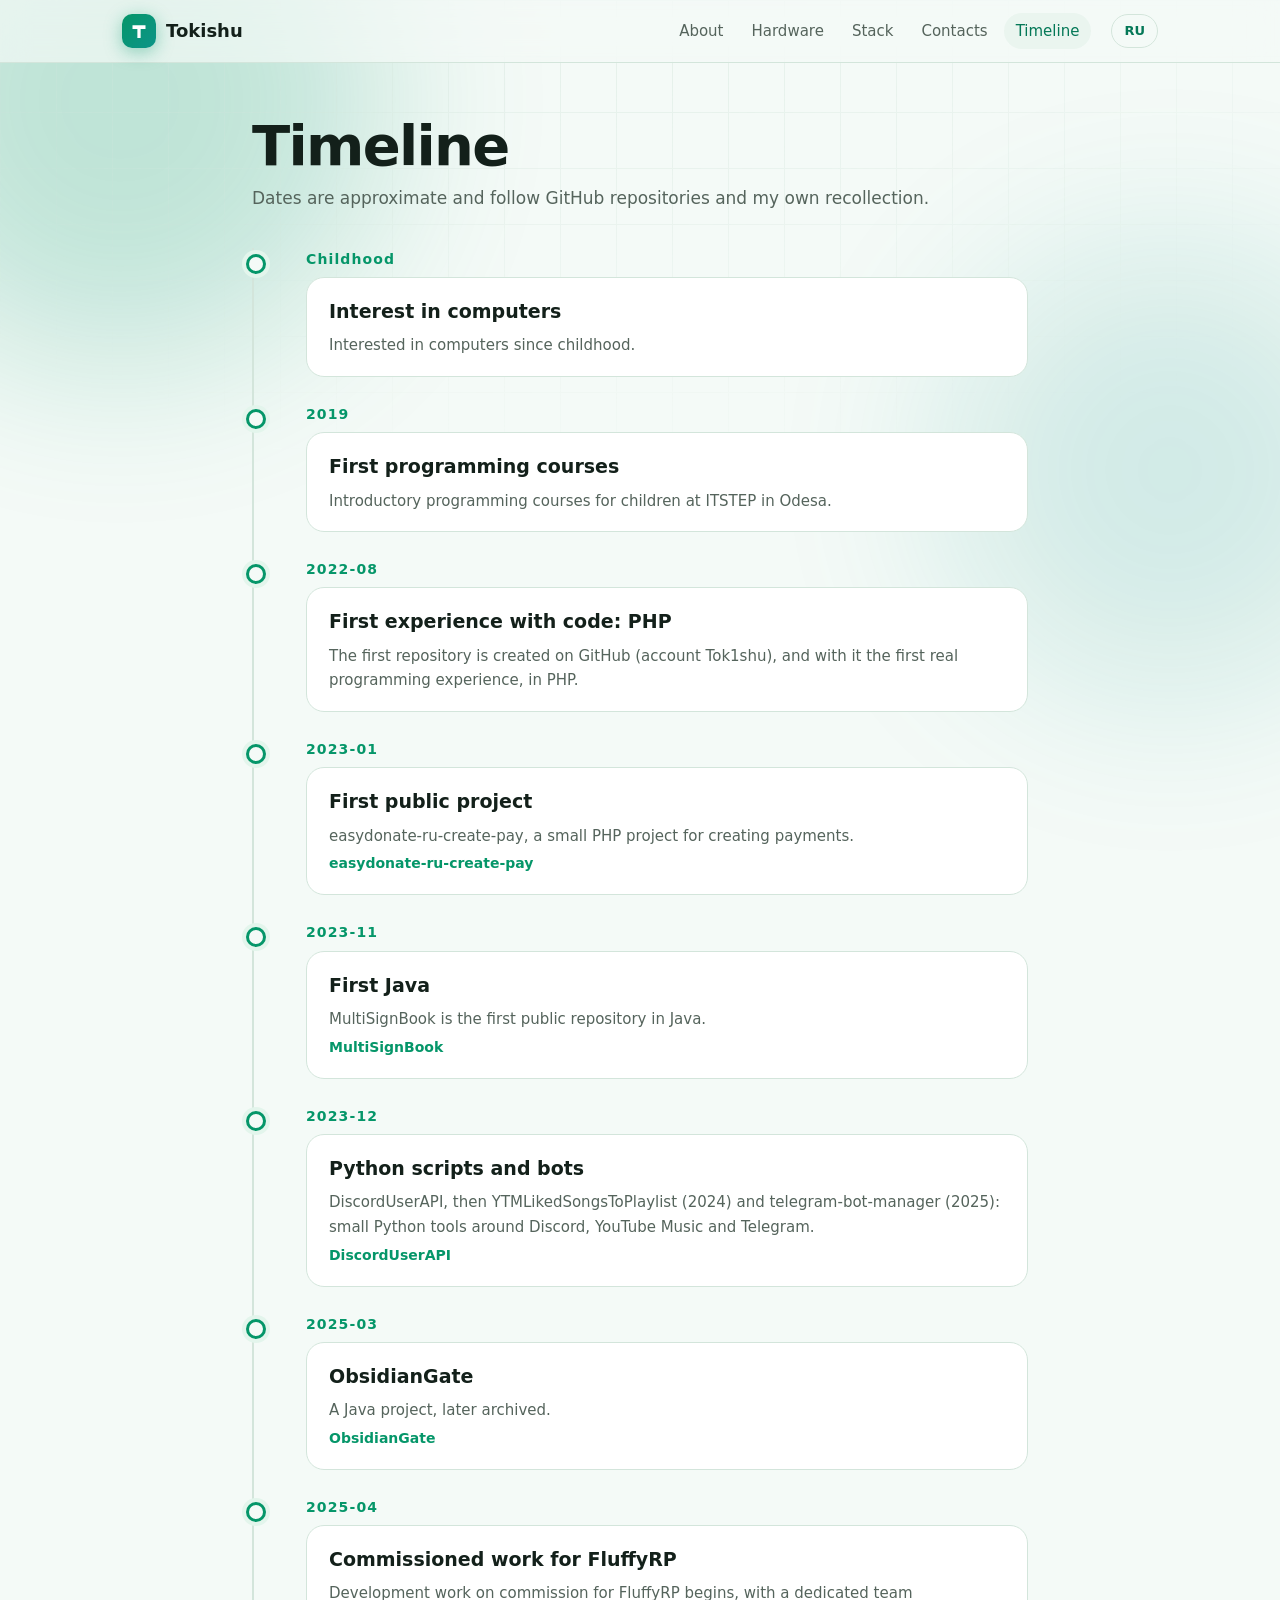
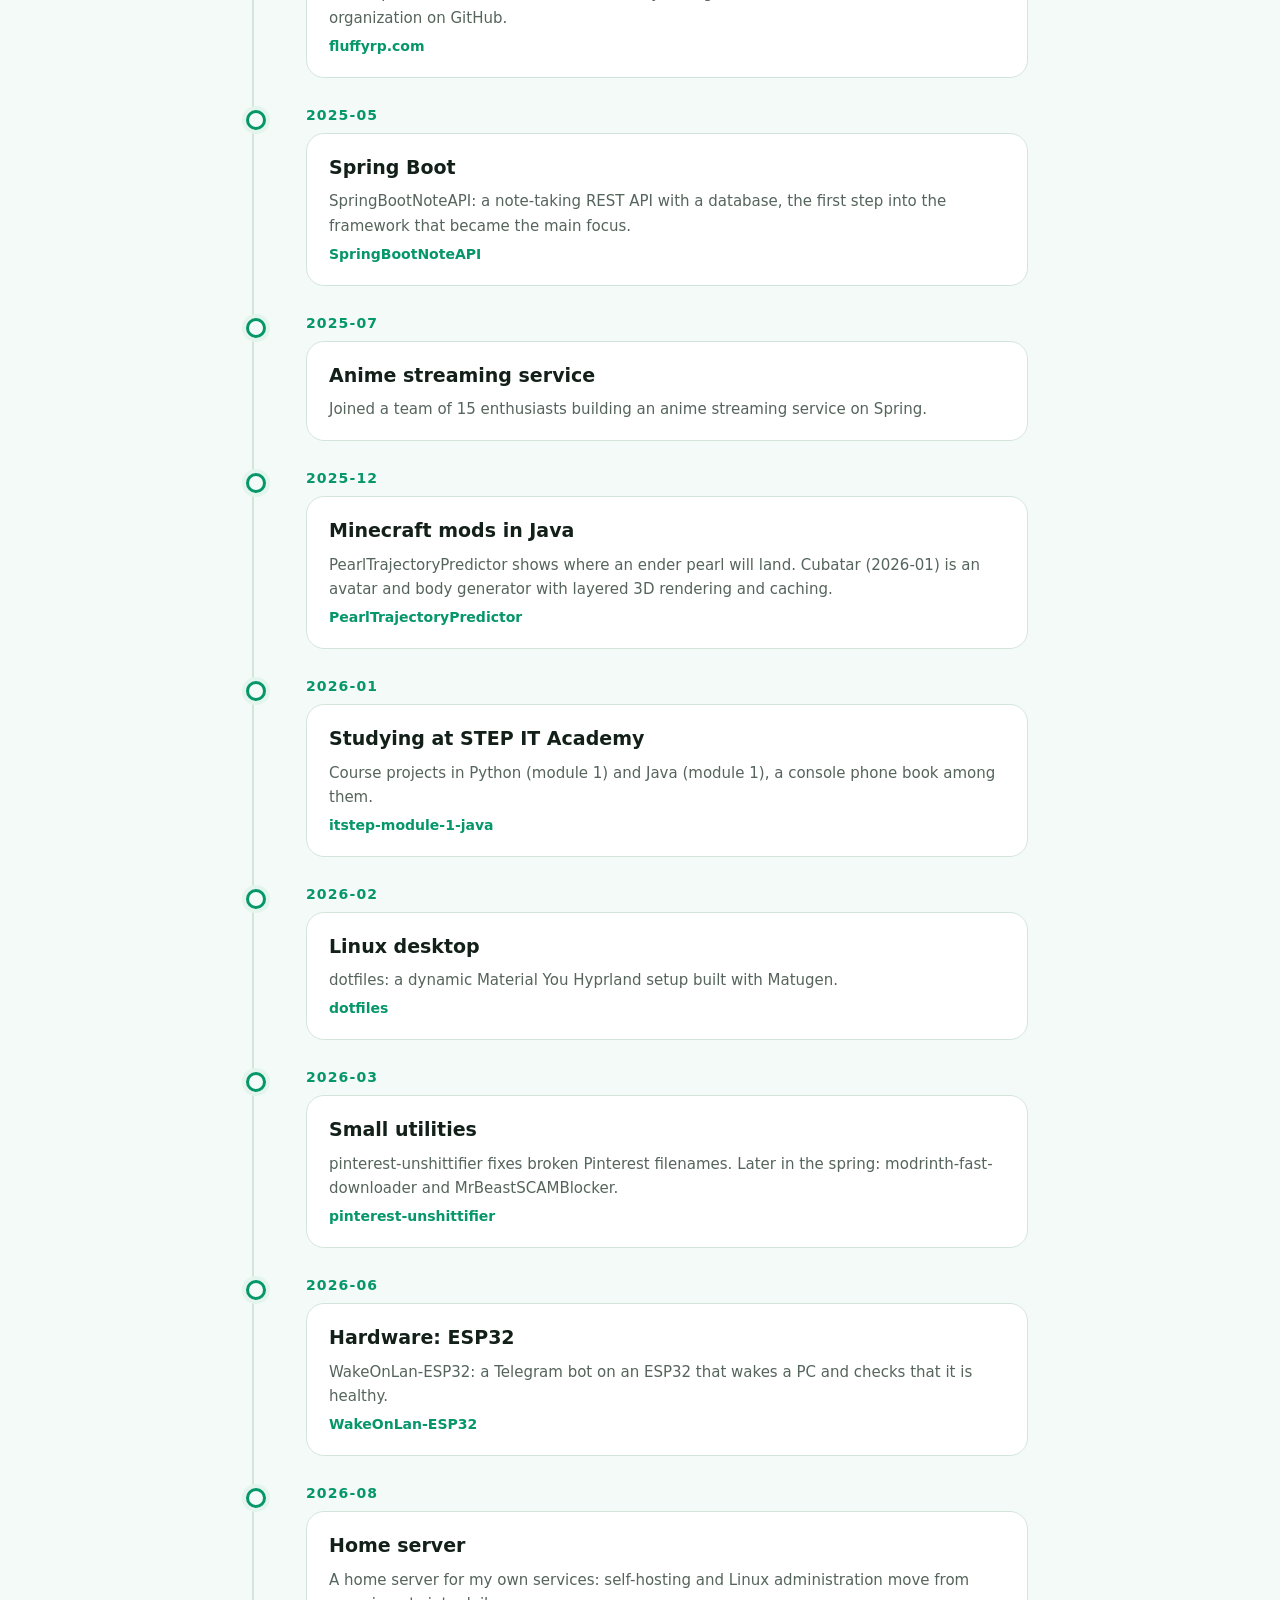
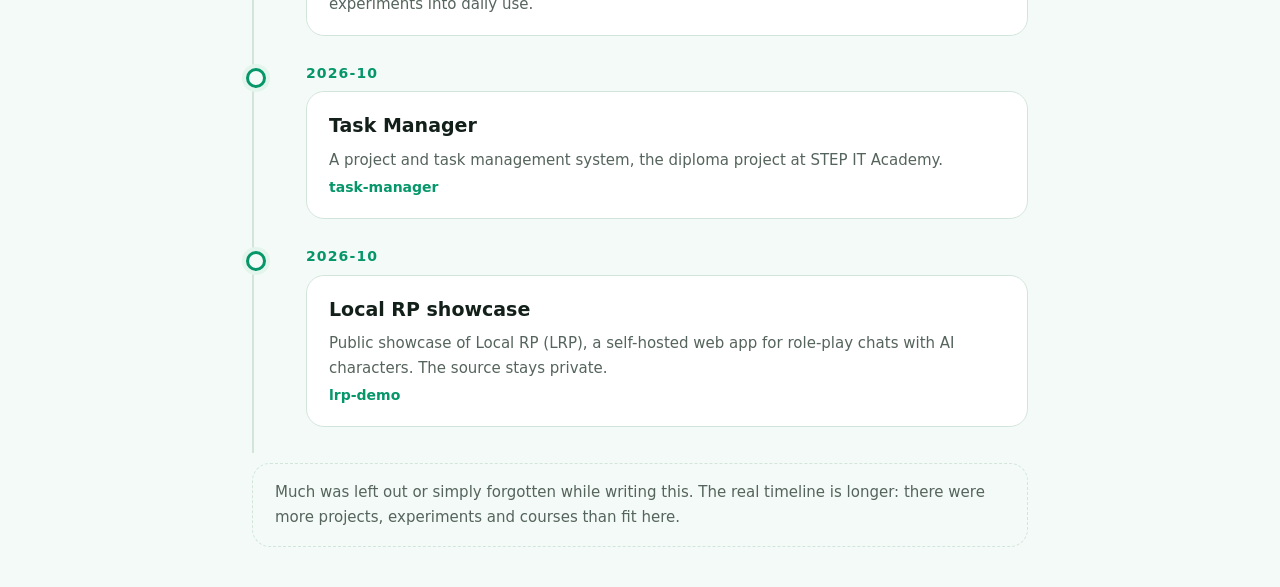
<file: timeline/index.html>
<!doctype html>
<html lang="en"><head><meta charset="utf-8"><meta name="viewport" content="width=device-width,initial-scale=1">
<title>Tokishu timeline: from first repositories to Spring Boot</title>
<meta name="description" content="Timeline of Tokishu (Tok1shu): backend developer working with Java and Spring Boot, from the first GitHub repositories in 2022 to current projects.">
<link rel="canonical" href="https://tokishu.lazurite.cc/timeline/">
<link rel="alternate" hreflang="en" href="https://tokishu.lazurite.cc/timeline/"><link rel="alternate" hreflang="ru" href="https://tokishu.lazurite.cc/ru/timeline/"><link rel="alternate" hreflang="x-default" href="https://tokishu.lazurite.cc/timeline/">
<meta property="og:type" content="article"><meta property="og:title" content="Tokishu timeline: from first repositories to Spring Boot"><meta property="og:description" content="Timeline of Tokishu (Tok1shu): backend developer working with Java and Spring Boot, from the first GitHub repositories in 2022 to current projects."><meta property="og:url" content="https://tokishu.lazurite.cc/timeline/">
<meta property="article:author" content="https://tokishu.lazurite.cc/"><meta property="article:modified_time" content="2026-10-29">
<meta name="google-site-verification" content="98IcG4qwy2zZgY4Y7MFRk3PTTY0_IDnZYRfcDazXHqk">
<meta name="robots" content="index,follow,max-image-preview:large,max-snippet:-1,max-video-preview:-1">
<meta name="author" content="Yaroslav Andrieiev">
<meta name="referrer" content="strict-origin-when-cross-origin">
<meta name="color-scheme" content="dark light">
<meta name="theme-color" content="#141414" media="(prefers-color-scheme: dark)"><meta name="theme-color" content="#f4faf7" media="(prefers-color-scheme: light)">
<meta name="format-detection" content="telephone=no">
<link rel="icon" href="/favicon.svg" type="image/svg+xml"><link rel="icon" href="/icon-192.png" type="image/png" sizes="192x192"><link rel="apple-touch-icon" href="/apple-touch-icon.png"><link rel="manifest" href="/site.webmanifest">
<link rel="alternate" type="text/plain" href="/llms.txt" title="llms.txt"><link rel="sitemap" type="application/xml" href="/sitemap.xml">
<meta property="og:site_name" content="Tokishu"><meta property="og:locale" content="en_US"><meta property="og:locale:alternate" content="ru_RU">
<meta property="og:image" content="https://tokishu.lazurite.cc/og-en.png"><meta property="og:image:type" content="image/png"><meta property="og:image:width" content="1200"><meta property="og:image:height" content="630"><meta property="og:image:alt" content="Tokishu, Yaroslav Andrieiev, backend developer: Java and Spring Boot">
<meta name="twitter:card" content="summary_large_image"><meta name="twitter:title" content="Tokishu timeline: from first repositories to Spring Boot"><meta name="twitter:description" content="Timeline of Tokishu (Tok1shu): backend developer working with Java and Spring Boot, from the first GitHub repositories in 2022 to current projects."><meta name="twitter:image" content="https://tokishu.lazurite.cc/og-en.png"><meta name="twitter:image:alt" content="Tokishu, Yaroslav Andrieiev, backend developer: Java and Spring Boot">
<link rel="stylesheet" href="/style.css">
<script type="application/ld+json">{"@context": "https://schema.org", "@type": "ProfilePage", "mainEntity": {"@id": "https://tokishu.lazurite.cc/#person"}, "name": "Tokishu timeline: from first repositories to Spring Boot", "inLanguage": "en", "url": "https://tokishu.lazurite.cc/timeline/"}</script>
</head><body>
<div class="bg" aria-hidden="true"><i class="o1"></i><i class="o2"></i><i class="grid"></i></div>
<header class="top"><div class="wrap bar2"><a class="brand" href="/"><span class="tile" aria-hidden="true"><svg viewBox="0 0 64 64"><path d="M16 18h32v9H36v22h-8V27H16z" fill="currentColor"/></svg></span><span>Tokishu</span></a>
<nav><a href="/#about">About</a><a href="/#hardware">Hardware</a><a href="/#stack">Stack</a><a href="/#contacts">Contacts</a><a href="/timeline/" aria-current="page">Timeline</a></nav><a class="lang" href="/ru/timeline/" hreflang="ru">RU</a></div></header>
<main class="wrap narrow tlpage"><h1 class="h1s">Timeline</h1><p class="sub">Dates are approximate and follow GitHub repositories and my own recollection.</p><ol class="tl"><li><time>Childhood</time><div class="tcard"><h3>Interest in computers</h3><p>Interested in computers since childhood.</p></div></li><li><time datetime="2019">2019</time><div class="tcard"><h3>First programming courses</h3><p>Introductory programming courses for children at ITSTEP in Odesa.</p></div></li><li><time datetime="2022-08">2022-08</time><div class="tcard"><h3>First experience with code: PHP</h3><p>The first repository is created on GitHub (account Tok1shu), and with it the first real programming experience, in PHP.</p></div></li><li><time datetime="2023-01">2023-01</time><div class="tcard"><h3>First public project</h3><p>easydonate-ru-create-pay, a small PHP project for creating payments.</p><a class="go" href="https://github.com/Tok1shu/easydonate-ru-create-pay">easydonate-ru-create-pay</a></div></li><li><time datetime="2023-11">2023-11</time><div class="tcard"><h3>First Java</h3><p>MultiSignBook is the first public repository in Java.</p><a class="go" href="https://github.com/Tok1shu/MultiSignBook">MultiSignBook</a></div></li><li><time datetime="2023-12">2023-12</time><div class="tcard"><h3>Python scripts and bots</h3><p>DiscordUserAPI, then YTMLikedSongsToPlaylist (2024) and telegram-bot-manager (2025): small Python tools around Discord, YouTube Music and Telegram.</p><a class="go" href="https://github.com/Tok1shu/DiscordUserAPI">DiscordUserAPI</a></div></li><li><time datetime="2025-03">2025-03</time><div class="tcard"><h3>ObsidianGate</h3><p>A Java project, later archived.</p><a class="go" href="https://github.com/Tok1shu/ObsidianGate">ObsidianGate</a></div></li><li><time datetime="2025-04">2025-04</time><div class="tcard"><h3>Commissioned work for FluffyRP</h3><p>Development work on commission for FluffyRP begins, with a dedicated team organization on GitHub.</p><a class="go" href="https://fluffyrp.com">fluffyrp.com</a></div></li><li><time datetime="2025-05">2025-05</time><div class="tcard"><h3>Spring Boot</h3><p>SpringBootNoteAPI: a note-taking REST API with a database, the first step into the framework that became the main focus.</p><a class="go" href="https://github.com/Tok1shu/SpringBootNoteAPI">SpringBootNoteAPI</a></div></li><li><time datetime="2025-07">2025-07</time><div class="tcard"><h3>Anime streaming service</h3><p>Joined a team of 15 enthusiasts building an anime streaming service on Spring.</p></div></li><li><time datetime="2025-12">2025-12</time><div class="tcard"><h3>Minecraft mods in Java</h3><p>PearlTrajectoryPredictor shows where an ender pearl will land. Cubatar (2026-01) is an avatar and body generator with layered 3D rendering and caching.</p><a class="go" href="https://github.com/Tok1shu/PearlTrajectoryPredictor">PearlTrajectoryPredictor</a></div></li><li><time datetime="2026-01">2026-01</time><div class="tcard"><h3>Studying at STEP IT Academy</h3><p>Course projects in Python (module 1) and Java (module 1), a console phone book among them.</p><a class="go" href="https://github.com/Tok1shu/itstep-module-1-java">itstep-module-1-java</a></div></li><li><time datetime="2026-02">2026-02</time><div class="tcard"><h3>Linux desktop</h3><p>dotfiles: a dynamic Material You Hyprland setup built with Matugen.</p><a class="go" href="https://github.com/Tok1shu/dotfiles">dotfiles</a></div></li><li><time datetime="2026-03">2026-03</time><div class="tcard"><h3>Small utilities</h3><p>pinterest-unshittifier fixes broken Pinterest filenames. Later in the spring: modrinth-fast-downloader and MrBeastSCAMBlocker.</p><a class="go" href="https://github.com/Tok1shu/pinterest-unshittifier">pinterest-unshittifier</a></div></li><li><time datetime="2026-06">2026-06</time><div class="tcard"><h3>Hardware: ESP32</h3><p>WakeOnLan-ESP32: a Telegram bot on an ESP32 that wakes a PC and checks that it is healthy.</p><a class="go" href="https://github.com/Tok1shu/WakeOnLan-ESP32">WakeOnLan-ESP32</a></div></li><li><time datetime="2026-08">2026-08</time><div class="tcard"><h3>Home server</h3><p>A home server for my own services: self-hosting and Linux administration move from experiments into daily use.</p></div></li><li><time datetime="2026-10">2026-10</time><div class="tcard"><h3>Task Manager</h3><p>A project and task management system, the diploma project at STEP IT Academy.</p><a class="go" href="https://github.com/Tok1shu/task-manager">task-manager</a></div></li><li><time datetime="2026-10">2026-10</time><div class="tcard"><h3>Local RP showcase</h3><p>Public showcase of Local RP (LRP), a self-hosted web app for role-play chats with AI characters. The source stays private.</p><a class="go" href="https://github.com/Tok1shu/lrp-demo">lrp-demo</a></div></li></ol><p class="tlnote">Much was left out or simply forgotten while writing this. The real timeline is longer: there were more projects, experiments and courses than fit here.</p></main>
</body></html>
</file>
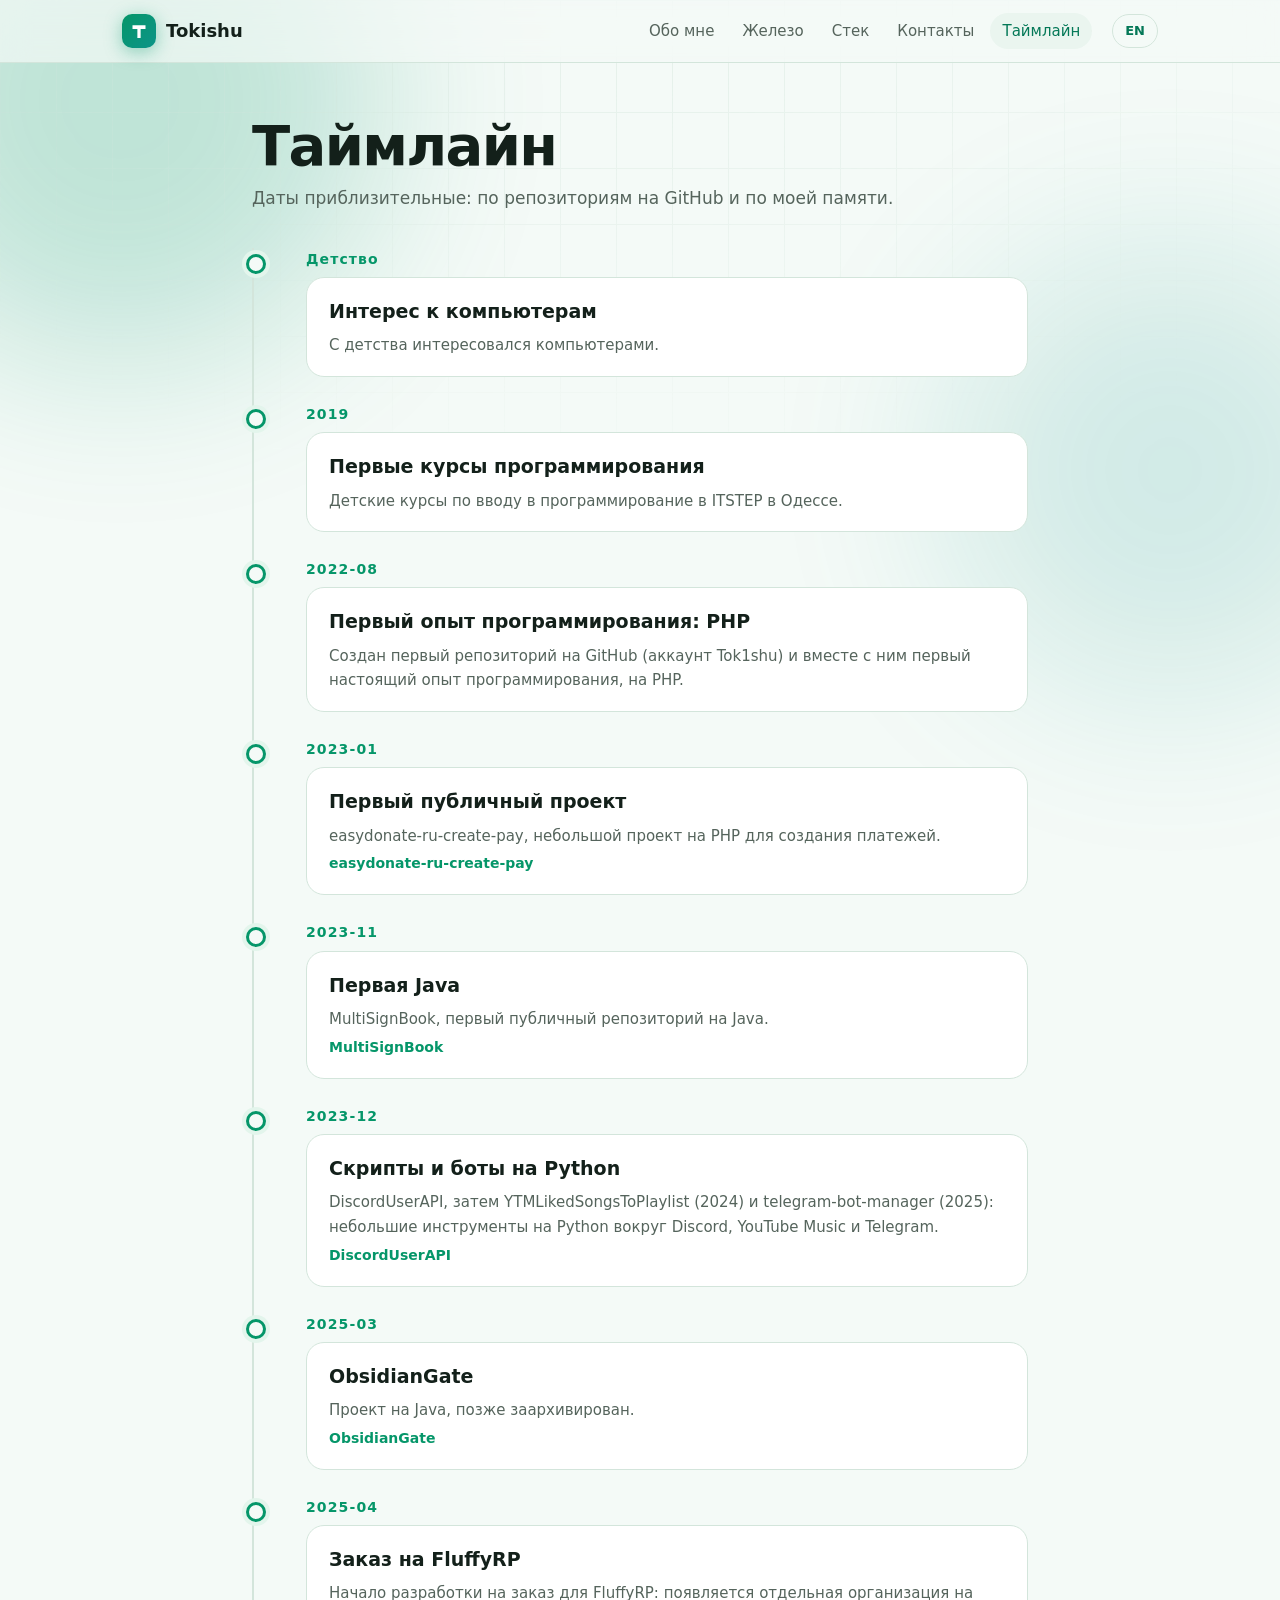
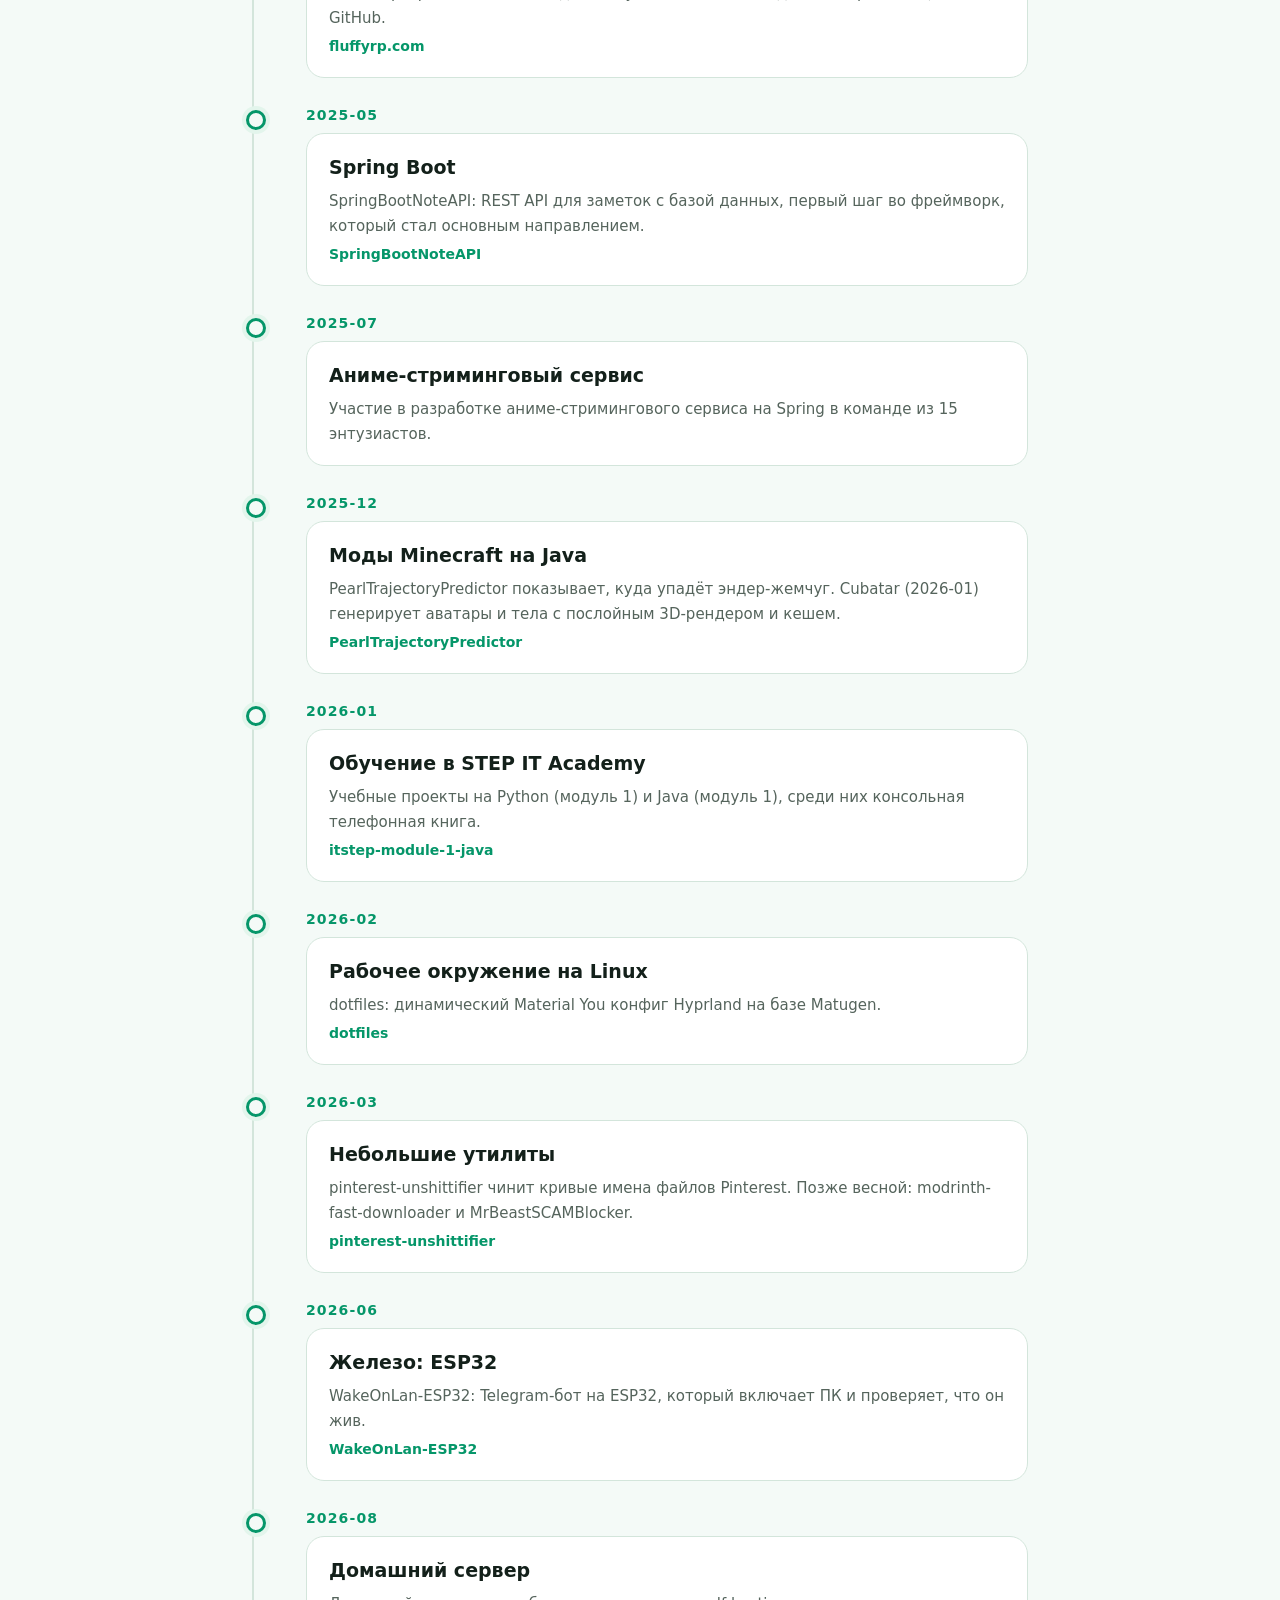
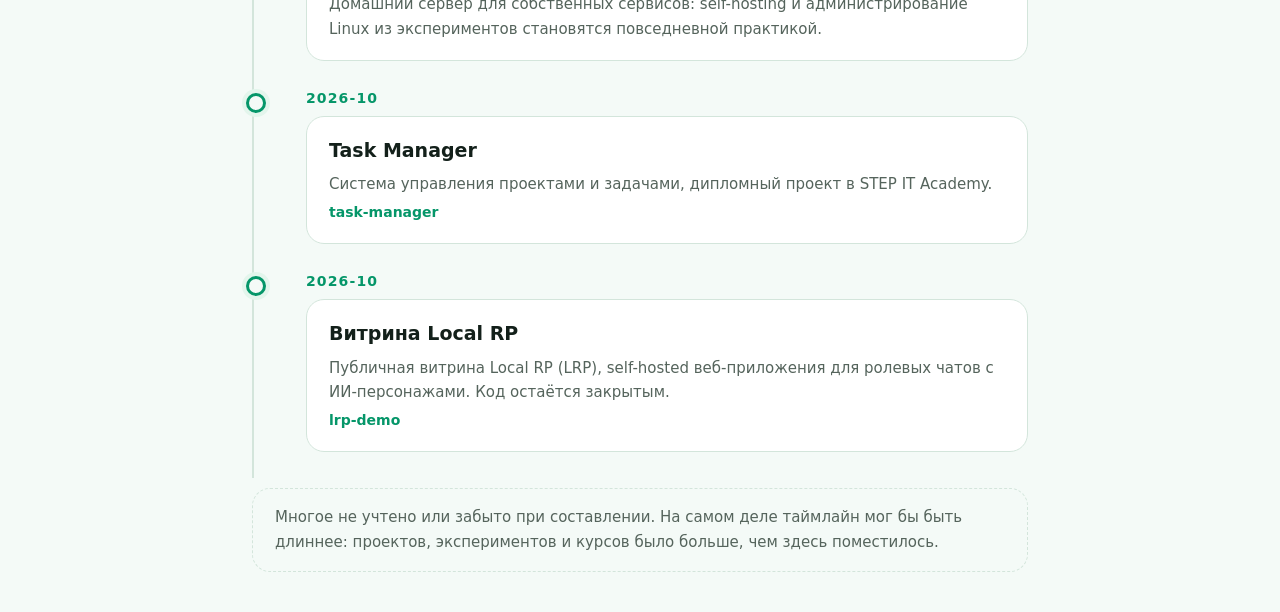
<file: ru/timeline/index.html>
<!doctype html>
<html lang="ru"><head><meta charset="utf-8"><meta name="viewport" content="width=device-width,initial-scale=1">
<title>Таймлайн Токишу: от первых репозиториев до Spring Boot</title>
<meta name="description" content="Таймлайн Токишу (Tok1shu): backend-разработчика на Java и Spring Boot, от первых репозиториев на GitHub в 2022 году до текущих проектов.">
<link rel="canonical" href="https://tokishu.lazurite.cc/ru/timeline/">
<link rel="alternate" hreflang="en" href="https://tokishu.lazurite.cc/timeline/"><link rel="alternate" hreflang="ru" href="https://tokishu.lazurite.cc/ru/timeline/"><link rel="alternate" hreflang="x-default" href="https://tokishu.lazurite.cc/timeline/">
<meta property="og:type" content="article"><meta property="og:title" content="Таймлайн Токишу: от первых репозиториев до Spring Boot"><meta property="og:description" content="Таймлайн Токишу (Tok1shu): backend-разработчика на Java и Spring Boot, от первых репозиториев на GitHub в 2022 году до текущих проектов."><meta property="og:url" content="https://tokishu.lazurite.cc/ru/timeline/">
<meta property="article:author" content="https://tokishu.lazurite.cc/"><meta property="article:modified_time" content="2026-10-29">
<meta name="google-site-verification" content="98IcG4qwy2zZgY4Y7MFRk3PTTY0_IDnZYRfcDazXHqk">
<meta name="robots" content="index,follow,max-image-preview:large,max-snippet:-1,max-video-preview:-1">
<meta name="author" content="Yaroslav Andrieiev">
<meta name="referrer" content="strict-origin-when-cross-origin">
<meta name="color-scheme" content="dark light">
<meta name="theme-color" content="#141414" media="(prefers-color-scheme: dark)"><meta name="theme-color" content="#f4faf7" media="(prefers-color-scheme: light)">
<meta name="format-detection" content="telephone=no">
<link rel="icon" href="/favicon.svg" type="image/svg+xml"><link rel="icon" href="/icon-192.png" type="image/png" sizes="192x192"><link rel="apple-touch-icon" href="/apple-touch-icon.png"><link rel="manifest" href="/site.webmanifest">
<link rel="alternate" type="text/plain" href="/llms.txt" title="llms.txt"><link rel="sitemap" type="application/xml" href="/sitemap.xml">
<meta property="og:site_name" content="Tokishu"><meta property="og:locale" content="ru_RU"><meta property="og:locale:alternate" content="en_US">
<meta property="og:image" content="https://tokishu.lazurite.cc/og-ru.png"><meta property="og:image:type" content="image/png"><meta property="og:image:width" content="1200"><meta property="og:image:height" content="630"><meta property="og:image:alt" content="Токишу, Ярослав Андреев, backend-разработчик: Java и Spring Boot">
<meta name="twitter:card" content="summary_large_image"><meta name="twitter:title" content="Таймлайн Токишу: от первых репозиториев до Spring Boot"><meta name="twitter:description" content="Таймлайн Токишу (Tok1shu): backend-разработчика на Java и Spring Boot, от первых репозиториев на GitHub в 2022 году до текущих проектов."><meta name="twitter:image" content="https://tokishu.lazurite.cc/og-ru.png"><meta name="twitter:image:alt" content="Токишу, Ярослав Андреев, backend-разработчик: Java и Spring Boot">
<link rel="stylesheet" href="/style.css">
<script type="application/ld+json">{"@context": "https://schema.org", "@type": "ProfilePage", "mainEntity": {"@id": "https://tokishu.lazurite.cc/#person"}, "name": "Таймлайн Токишу: от первых репозиториев до Spring Boot", "inLanguage": "ru", "url": "https://tokishu.lazurite.cc/ru/timeline/"}</script>
</head><body>
<div class="bg" aria-hidden="true"><i class="o1"></i><i class="o2"></i><i class="grid"></i></div>
<header class="top"><div class="wrap bar2"><a class="brand" href="/ru/"><span class="tile" aria-hidden="true"><svg viewBox="0 0 64 64"><path d="M16 18h32v9H36v22h-8V27H16z" fill="currentColor"/></svg></span><span>Tokishu</span></a>
<nav><a href="/ru/#about">Обо мне</a><a href="/ru/#hardware">Железо</a><a href="/ru/#stack">Стек</a><a href="/ru/#contacts">Контакты</a><a href="/ru/timeline/" aria-current="page">Таймлайн</a></nav><a class="lang" href="/timeline/" hreflang="en">EN</a></div></header>
<main class="wrap narrow tlpage"><h1 class="h1s">Таймлайн</h1><p class="sub">Даты приблизительные: по репозиториям на GitHub и по моей памяти.</p><ol class="tl"><li><time>Детство</time><div class="tcard"><h3>Интерес к компьютерам</h3><p>С детства интересовался компьютерами.</p></div></li><li><time datetime="2019">2019</time><div class="tcard"><h3>Первые курсы программирования</h3><p>Детские курсы по вводу в программирование в ITSTEP в Одессе.</p></div></li><li><time datetime="2022-08">2022-08</time><div class="tcard"><h3>Первый опыт программирования: PHP</h3><p>Создан первый репозиторий на GitHub (аккаунт Tok1shu) и вместе с ним первый настоящий опыт программирования, на PHP.</p></div></li><li><time datetime="2023-01">2023-01</time><div class="tcard"><h3>Первый публичный проект</h3><p>easydonate-ru-create-pay, небольшой проект на PHP для создания платежей.</p><a class="go" href="https://github.com/Tok1shu/easydonate-ru-create-pay">easydonate-ru-create-pay</a></div></li><li><time datetime="2023-11">2023-11</time><div class="tcard"><h3>Первая Java</h3><p>MultiSignBook, первый публичный репозиторий на Java.</p><a class="go" href="https://github.com/Tok1shu/MultiSignBook">MultiSignBook</a></div></li><li><time datetime="2023-12">2023-12</time><div class="tcard"><h3>Скрипты и боты на Python</h3><p>DiscordUserAPI, затем YTMLikedSongsToPlaylist (2024) и telegram-bot-manager (2025): небольшие инструменты на Python вокруг Discord, YouTube Music и Telegram.</p><a class="go" href="https://github.com/Tok1shu/DiscordUserAPI">DiscordUserAPI</a></div></li><li><time datetime="2025-03">2025-03</time><div class="tcard"><h3>ObsidianGate</h3><p>Проект на Java, позже заархивирован.</p><a class="go" href="https://github.com/Tok1shu/ObsidianGate">ObsidianGate</a></div></li><li><time datetime="2025-04">2025-04</time><div class="tcard"><h3>Заказ на FluffyRP</h3><p>Начало разработки на заказ для FluffyRP: появляется отдельная организация на GitHub.</p><a class="go" href="https://fluffyrp.com">fluffyrp.com</a></div></li><li><time datetime="2025-05">2025-05</time><div class="tcard"><h3>Spring Boot</h3><p>SpringBootNoteAPI: REST API для заметок с базой данных, первый шаг во фреймворк, который стал основным направлением.</p><a class="go" href="https://github.com/Tok1shu/SpringBootNoteAPI">SpringBootNoteAPI</a></div></li><li><time datetime="2025-07">2025-07</time><div class="tcard"><h3>Аниме-стриминговый сервис</h3><p>Участие в разработке аниме-стримингового сервиса на Spring в команде из 15 энтузиастов.</p></div></li><li><time datetime="2025-12">2025-12</time><div class="tcard"><h3>Моды Minecraft на Java</h3><p>PearlTrajectoryPredictor показывает, куда упадёт эндер-жемчуг. Cubatar (2026-01) генерирует аватары и тела с послойным 3D-рендером и кешем.</p><a class="go" href="https://github.com/Tok1shu/PearlTrajectoryPredictor">PearlTrajectoryPredictor</a></div></li><li><time datetime="2026-01">2026-01</time><div class="tcard"><h3>Обучение в STEP IT Academy</h3><p>Учебные проекты на Python (модуль 1) и Java (модуль 1), среди них консольная телефонная книга.</p><a class="go" href="https://github.com/Tok1shu/itstep-module-1-java">itstep-module-1-java</a></div></li><li><time datetime="2026-02">2026-02</time><div class="tcard"><h3>Рабочее окружение на Linux</h3><p>dotfiles: динамический Material You конфиг Hyprland на базе Matugen.</p><a class="go" href="https://github.com/Tok1shu/dotfiles">dotfiles</a></div></li><li><time datetime="2026-03">2026-03</time><div class="tcard"><h3>Небольшие утилиты</h3><p>pinterest-unshittifier чинит кривые имена файлов Pinterest. Позже весной: modrinth-fast-downloader и MrBeastSCAMBlocker.</p><a class="go" href="https://github.com/Tok1shu/pinterest-unshittifier">pinterest-unshittifier</a></div></li><li><time datetime="2026-06">2026-06</time><div class="tcard"><h3>Железо: ESP32</h3><p>WakeOnLan-ESP32: Telegram-бот на ESP32, который включает ПК и проверяет, что он жив.</p><a class="go" href="https://github.com/Tok1shu/WakeOnLan-ESP32">WakeOnLan-ESP32</a></div></li><li><time datetime="2026-08">2026-08</time><div class="tcard"><h3>Домашний сервер</h3><p>Домашний сервер для собственных сервисов: self-hosting и администрирование Linux из экспериментов становятся повседневной практикой.</p></div></li><li><time datetime="2026-10">2026-10</time><div class="tcard"><h3>Task Manager</h3><p>Система управления проектами и задачами, дипломный проект в STEP IT Academy.</p><a class="go" href="https://github.com/Tok1shu/task-manager">task-manager</a></div></li><li><time datetime="2026-10">2026-10</time><div class="tcard"><h3>Витрина Local RP</h3><p>Публичная витрина Local RP (LRP), self-hosted веб-приложения для ролевых чатов с ИИ-персонажами. Код остаётся закрытым.</p><a class="go" href="https://github.com/Tok1shu/lrp-demo">lrp-demo</a></div></li></ol><p class="tlnote">Многое не учтено или забыто при составлении. На самом деле таймлайн мог бы быть длиннее: проектов, экспериментов и курсов было больше, чем здесь поместилось.</p></main>
</body></html>
</file>
<file: style.css>
:root{--bg:#141414;--surface:#171717;--card:#1c1c1c;--elev:#262626;--line:#303030;--text:#ececec;--muted:#a3a3a3;
--accent:#34d399;--accent2:#6ee7b7;--teal:#2dd4bf;--tint:#18231c;--on:#06281c;--r:18px}
@media (prefers-color-scheme:light){:root{--bg:#f4faf7;--surface:#fff;--card:#fff;--elev:#eaf5ef;--line:#d3e5db;--text:#13201a;--muted:#55645c;--accent:#059669;--accent2:#047857;--teal:#0d9488;--tint:#e3f5ec;--on:#fff}}
*{box-sizing:border-box}html{scroll-behavior:smooth;scroll-padding-top:80px}
body{margin:0;background:var(--bg);color:var(--text);font:17px/1.65 ui-sans-serif,system-ui,-apple-system,"Segoe UI",Roboto,sans-serif;-webkit-font-smoothing:antialiased}
a{color:var(--accent);text-decoration:none}img{max-width:100%;display:block}
.wrap{max-width:1080px;margin:0 auto;padding:0 22px}
.bg{position:fixed;inset:0;z-index:-1;overflow:hidden;pointer-events:none}
.bg i{position:absolute;border-radius:50%;filter:blur(90px);opacity:.5}
.o1{width:520px;height:520px;background:var(--accent);left:-140px;top:-160px;opacity:.22!important;animation:f1 18s ease-in-out infinite alternate}
.o2{width:460px;height:460px;background:var(--teal);right:-120px;top:240px;opacity:.14!important;animation:f2 22s ease-in-out infinite alternate}
.bg .grid{inset:0;border-radius:0;filter:none;opacity:.5;background-image:linear-gradient(var(--line) 1px,transparent 1px),linear-gradient(90deg,var(--line) 1px,transparent 1px);background-size:56px 56px;-webkit-mask-image:radial-gradient(70% 55% at 50% 0,#000,transparent);mask-image:radial-gradient(70% 55% at 50% 0,#000,transparent)}
@keyframes f1{to{transform:translate(120px,80px)}}@keyframes f2{to{transform:translate(-100px,-60px)}}
.top{position:sticky;top:0;z-index:20;backdrop-filter:blur(14px);-webkit-backdrop-filter:blur(14px);background:color-mix(in srgb,var(--bg) 70%,transparent);border-bottom:1px solid var(--line)}
.bar2{display:flex;align-items:center;gap:20px;height:62px}
.brand{display:flex;align-items:center;gap:10px;font-weight:700;color:var(--text);font-size:18px}
.tile{width:34px;height:34px;border-radius:10px;display:grid;place-items:center;background:linear-gradient(135deg,var(--accent),var(--teal));color:var(--on);box-shadow:0 4px 18px color-mix(in srgb,var(--accent) 40%,transparent)}
.tile svg{width:26px;height:26px}
.top nav{display:flex;gap:4px;margin-left:auto}.top nav a{color:var(--muted);padding:6px 12px;border-radius:99px;font-size:15px;transition:.2s}
.top nav a:hover{color:var(--text);background:var(--elev)}
.lang{padding:5px 12px;border:1px solid var(--line);border-radius:99px;font-size:13px;font-weight:700;color:var(--accent2)}
.hero{display:grid;grid-template-columns:1.2fr .8fr;gap:48px;align-items:center;padding-top:84px;padding-bottom:40px}
.role{color:var(--accent);font-weight:700;font-size:14px;letter-spacing:.14em;text-transform:uppercase;margin-bottom:14px}
.lead{max-width:30em}
.ava{justify-self:center;position:relative}.ava::before{content:"";position:absolute;inset:-14px;border-radius:50%;background:conic-gradient(from 90deg,var(--accent),var(--teal),var(--accent));filter:blur(22px);opacity:.45}
.ava img{position:relative;width:min(340px,70vw);height:auto;aspect-ratio:1;object-fit:cover;border-radius:50%;border:4px solid var(--bg);box-shadow:0 0 0 2px var(--accent)}
.brand img{border-radius:50%}.sub{color:var(--muted);margin:-12px 0 20px}.more{margin:22px 0 0}
.badge{display:inline-flex;align-items:center;gap:8px;padding:5px 14px;border:1px solid var(--line);border-radius:99px;background:var(--tint);color:var(--accent2);font-size:13px;margin-bottom:20px}
.badge i{width:8px;height:8px;border-radius:50%;background:var(--accent);box-shadow:0 0 0 0 var(--accent);animation:pulse 2s infinite}
@keyframes pulse{70%{box-shadow:0 0 0 9px transparent}100%{box-shadow:0 0 0 0 transparent}}
h1{font-size:clamp(52px,9vw,96px);line-height:.98;margin:0 0 22px;letter-spacing:-.035em}
h1 span{background:linear-gradient(100deg,var(--accent),var(--teal));-webkit-background-clip:text;background-clip:text;color:transparent}
.lead{font-size:19px;margin:0 0 12px}.notknife{color:var(--muted);font-size:15px;margin:0}
.cta{display:flex;flex-wrap:wrap;gap:12px;margin-top:28px}
.btn{display:inline-flex;align-items:center;gap:8px;padding:11px 20px;border-radius:14px;border:1px solid var(--line);background:var(--card);color:var(--text);font-weight:600;font-size:15px;transition:.2s}
.btn svg{width:18px;height:18px}.btn:hover{border-color:var(--accent);transform:translateY(-2px)}
.btn.primary{background:linear-gradient(135deg,var(--accent),var(--teal));border-color:transparent;color:var(--on);box-shadow:0 8px 26px color-mix(in srgb,var(--accent) 30%,transparent)}
.win{margin:0;border:1px solid var(--line);border-radius:var(--r);background:var(--surface);overflow:hidden;box-shadow:0 30px 70px -20px rgba(0,0,0,.55)}
.win .bar{display:flex;gap:6px;padding:10px 14px;border-bottom:1px solid var(--line);background:var(--card)}
.win .bar i{width:10px;height:10px;border-radius:50%;background:var(--line)}.win .bar i:first-child{background:var(--accent)}
.win img{width:100%;height:auto}
section.wrap:not(.hero){padding-top:30px;padding-bottom:30px}#contacts{padding-bottom:56px!important}
h2{font-size:clamp(26px,4vw,38px);line-height:1.15;margin:0 0 26px;letter-spacing:-.02em}
.eyebrow{color:var(--accent);font-weight:700;font-size:13px;letter-spacing:.14em;text-transform:uppercase;margin-bottom:10px}
.split{display:grid;grid-template-columns:1.3fr 1fr;gap:36px;align-items:start}
.big{font-size:19px;color:var(--muted);margin:0}
.facts{margin:0;background:var(--card);border:1px solid var(--line);border-radius:var(--r);padding:4px 18px;align-self:start}
.facts div{display:flex;justify-content:space-between;gap:16px;padding:8px 0;border-bottom:1px solid var(--line)}.facts div:last-child{border:0}
.facts dt{color:var(--muted);font-size:14px}.facts dd{margin:0;font-weight:600;text-align:right;font-size:14px}
.feats{list-style:none;margin:0 0 36px;padding:0;display:grid;grid-template-columns:repeat(3,1fr);gap:14px}
.feats li{background:var(--card);border:1px solid var(--line);border-radius:var(--r);padding:22px;transition:.25s}
.feats li:hover{border-color:var(--accent);transform:translateY(-3px);background:linear-gradient(160deg,var(--tint),var(--card))}
.feats h3,.card h3{margin:0 0 6px;font-size:18px}.feats p,.card p{margin:0;color:var(--muted);font-size:15px}
.gallery{display:grid;grid-template-columns:1fr 1fr;gap:18px;margin-bottom:36px}
.mob{display:grid;grid-template-columns:230px 1fr;gap:40px;align-items:center;background:linear-gradient(135deg,var(--tint),var(--card));border:1px solid var(--line);border-radius:26px;padding:30px}
.mob h3{font-size:24px;margin:0 0 8px}.mob p{color:var(--muted);margin:0 0 20px}
.phone{margin:0;border:7px solid var(--elev);border-radius:30px;overflow:hidden;box-shadow:0 20px 50px -15px rgba(0,0,0,.6)}
.chips{display:flex;flex-wrap:wrap;gap:10px}.chips span{padding:8px 16px;border-radius:99px;background:var(--card);border:1px solid var(--line);font-size:15px;font-weight:500;transition:.2s}
.chips span:hover{border-color:var(--accent);color:var(--accent2)}
.cards{display:grid;grid-template-columns:repeat(auto-fit,minmax(300px,1fr));gap:14px}
.card{display:flex;flex-direction:column;background:var(--card);border:1px solid var(--line);border-radius:var(--r);padding:22px;color:var(--text);position:relative;overflow:hidden;transition:.25s}
.card:hover{border-color:var(--accent);transform:translateY(-3px)}
.card::after{content:"";position:absolute;inset:0;pointer-events:none;opacity:0;transition:.25s;background:radial-gradient(280px circle at var(--mx,50%) var(--my,50%),color-mix(in srgb,var(--accent) 16%,transparent),transparent 70%)}.card:hover::after{opacity:1}
.go{margin-top:auto;padding-top:14px;color:var(--accent);font-size:14px;font-weight:600}
.links{display:grid;grid-template-columns:repeat(auto-fit,minmax(260px,1fr));gap:14px}
.link{display:flex;align-items:center;gap:16px;padding:18px 22px;background:var(--card);border:1px solid var(--line);border-radius:var(--r);color:var(--text);transition:.25s}
.link:hover{border-color:var(--accent);transform:translateY(-3px)}
.link span:not(.ic){display:flex;flex-direction:column;line-height:1.3;color:var(--muted);font-size:14px;min-width:0;overflow-wrap:anywhere}.link b{color:var(--text);font-size:17px}
.narrow{max-width:820px}
details{background:var(--card);border:1px solid var(--line);border-radius:14px;padding:16px 20px;margin-bottom:10px;transition:.2s}
details[open]{border-color:var(--accent);background:linear-gradient(160deg,var(--tint),var(--card))}
summary{cursor:pointer;font-weight:600;list-style:none;display:flex;justify-content:space-between;gap:12px}
summary::after{content:"+";color:var(--accent);font-size:22px;line-height:1}details[open] summary::after{content:"\2212"}
details p{margin:12px 0 0;color:var(--muted)}
footer{border-top:1px solid var(--line);padding:30px 0 50px;color:var(--muted);font-size:14px;text-align:center}
.js section:not(.hero),.js .hero .hcopy,.js .ava{opacity:0;transform:translateY(18px);transition:opacity .7s,transform .7s}
.js .in{opacity:1!important;transform:none!important}
@media(max-width:860px){.hero,.split{grid-template-columns:1fr}.ava{order:-1}.feats{grid-template-columns:1fr 1fr}.top nav{display:none}.lang{margin-left:auto}.mob{padding:22px}.phone{max-width:220px}.hero{padding-top:44px}}
@media(max-width:560px){.feats{grid-template-columns:1fr}}
@media(prefers-reduced-motion:reduce){*{animation:none!important;transition:none!important}}
.link .ic{width:44px;height:44px;border-radius:12px;display:grid;place-items:center;flex:none;background:var(--tint);border:1px solid var(--line);color:var(--accent);font-weight:800;font-size:14px;letter-spacing:.04em}.link .ic svg{width:22px;height:22px}
.link span:not(.ic){display:flex}
.tlpage{padding-top:56px;padding-bottom:40px}.h1s{font-size:clamp(36px,6vw,56px);margin:0 0 10px;letter-spacing:-.03em}.tlpage .sub{margin:0 0 36px}
.tl{list-style:none;margin:0;padding:0 0 0 26px;border-left:2px solid var(--line)}
.tl li{position:relative;padding:0 0 26px 26px}
.tl li::before{content:"";position:absolute;left:-34px;top:6px;width:14px;height:14px;border-radius:50%;background:var(--bg);border:3px solid var(--accent);box-shadow:0 0 0 4px var(--tint)}
.tl time{display:block;color:var(--accent);font-weight:700;font-size:14px;letter-spacing:.08em;margin-bottom:6px}
.tcard{background:var(--card);border:1px solid var(--line);border-radius:var(--r);padding:18px 22px;transition:.25s}.tcard:hover{border-color:var(--accent)}
.tcard h3{margin:0 0 6px;font-size:19px}.tcard p{margin:0;color:var(--muted);font-size:15px}.top nav a[aria-current]{color:var(--accent2);background:var(--elev)}
.tlnote{margin:10px 0 0;padding:16px 22px;border:1px dashed var(--line);border-radius:var(--r);color:var(--muted);font-size:15px}
.real{color:var(--muted);font-size:18px;margin:-6px 0 18px}
.hwlist{display:grid;gap:14px}
.hwrow{display:grid;grid-template-columns:minmax(220px,.7fr) 2fr;gap:36px;align-items:start;background:linear-gradient(135deg,var(--tint),var(--card) 60%);border:1px solid var(--line);border-radius:22px;padding:26px 28px;transition:.25s}
.hwrow:hover{border-color:var(--accent)}
.hwinfo .eyebrow{margin-bottom:6px}.hwinfo h3{margin:0 0 8px;font-size:24px;line-height:1.2}.hwinfo p{margin:0;color:var(--muted);font-size:15px}
.hwstats{margin:0;display:flex;flex-direction:column}
.hwstats div{display:flex;align-items:baseline;gap:12px;padding:10px 0;border-bottom:1px dashed var(--line)}.hwstats div:last-child{border:0}
.hwstats div::before{content:"";order:0;width:7px;height:7px;border-radius:2px;background:var(--accent);flex:none;align-self:center}
.hwstats dt{order:1;color:var(--muted);font-size:15px;min-width:130px;flex:none}
.hwstats dd{order:2;margin:0 0 0 auto;font-weight:600;font-size:15px;text-align:right}
@media(max-width:860px){.hwrow{grid-template-columns:1fr;padding:20px}}
.sgrid{display:flex;flex-direction:column}
.sg{display:grid;grid-template-columns:200px 1fr;gap:16px;align-items:baseline;padding:12px 0;border-bottom:1px dashed var(--line)}.sg:last-child{border:0}
.sg h3{margin:0;font-size:14px;color:var(--muted);font-weight:500}
.sg .chips{gap:6px}.sg .chips span{padding:3px 11px;font-size:14px}
@media(max-width:700px){.sg{grid-template-columns:1fr;gap:8px}}
.link .ic{font-size:0}.link .ic svg{width:24px;height:24px}
</file>
